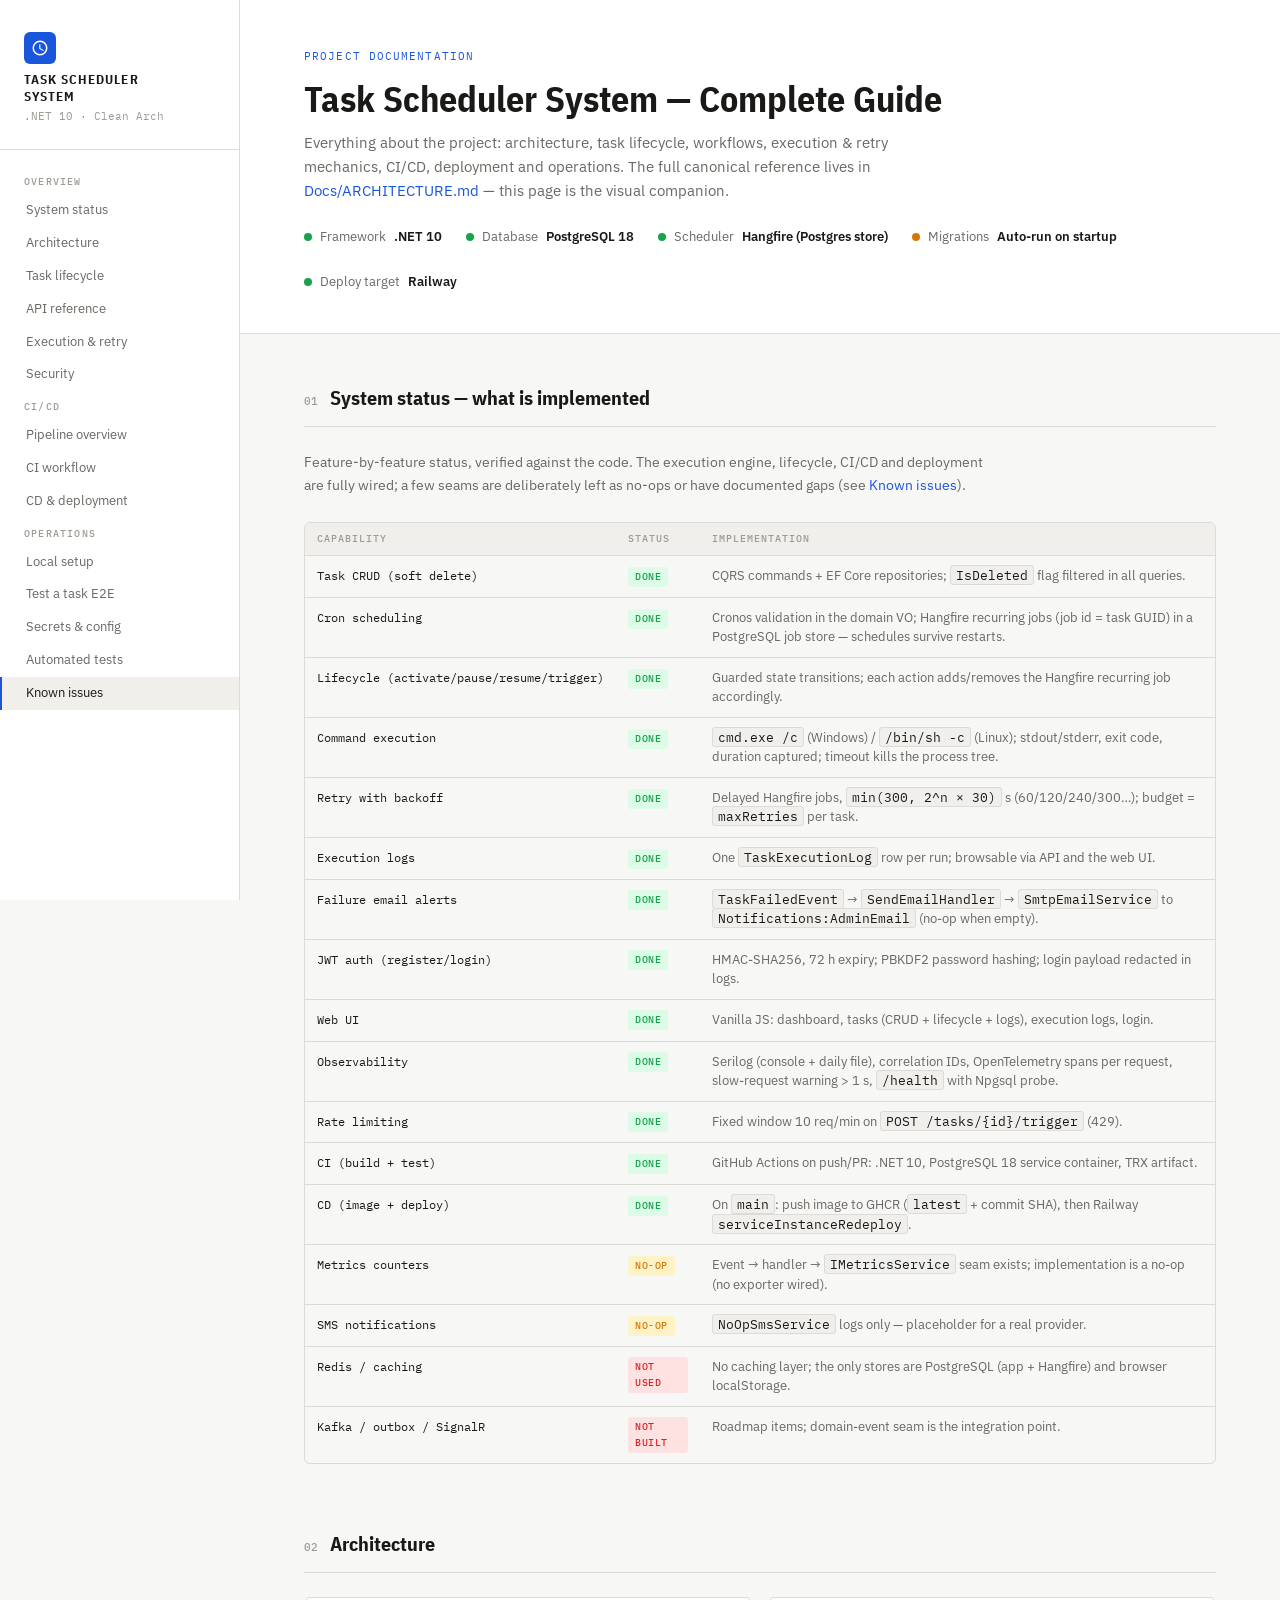
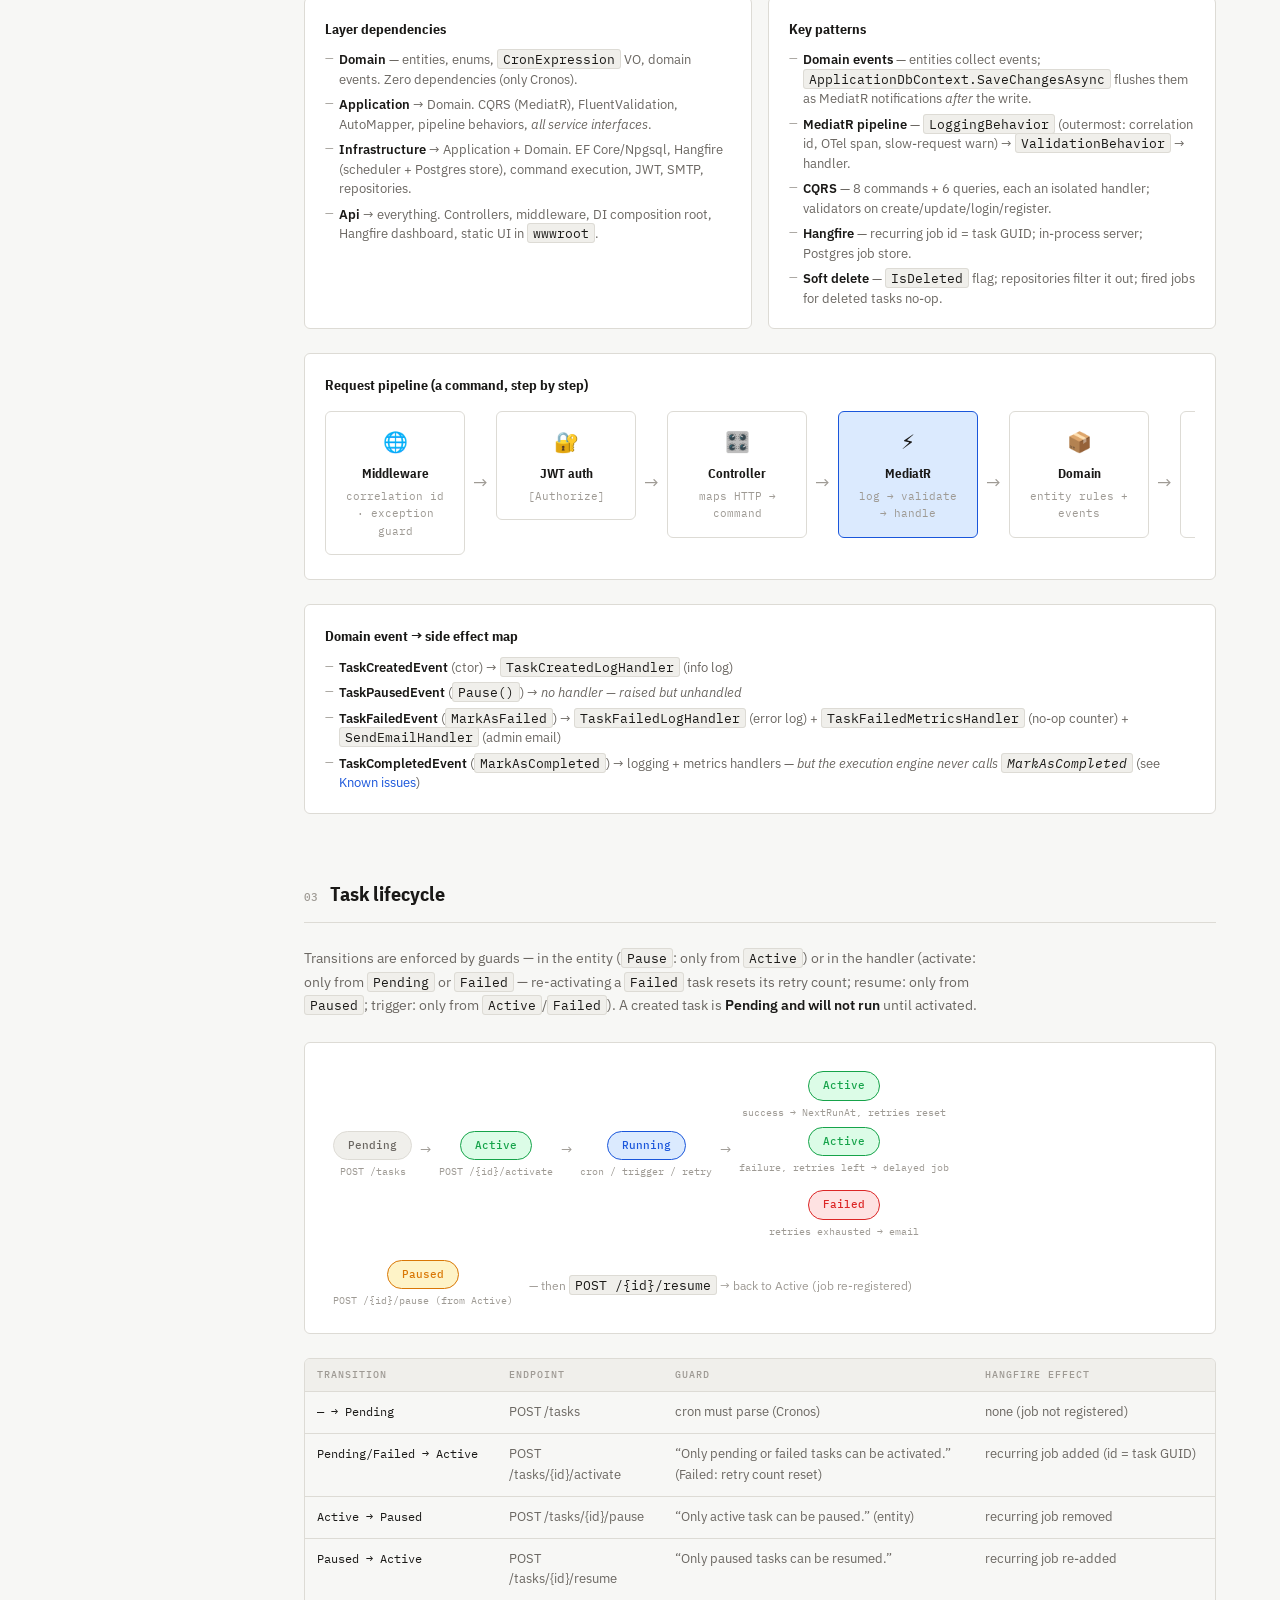
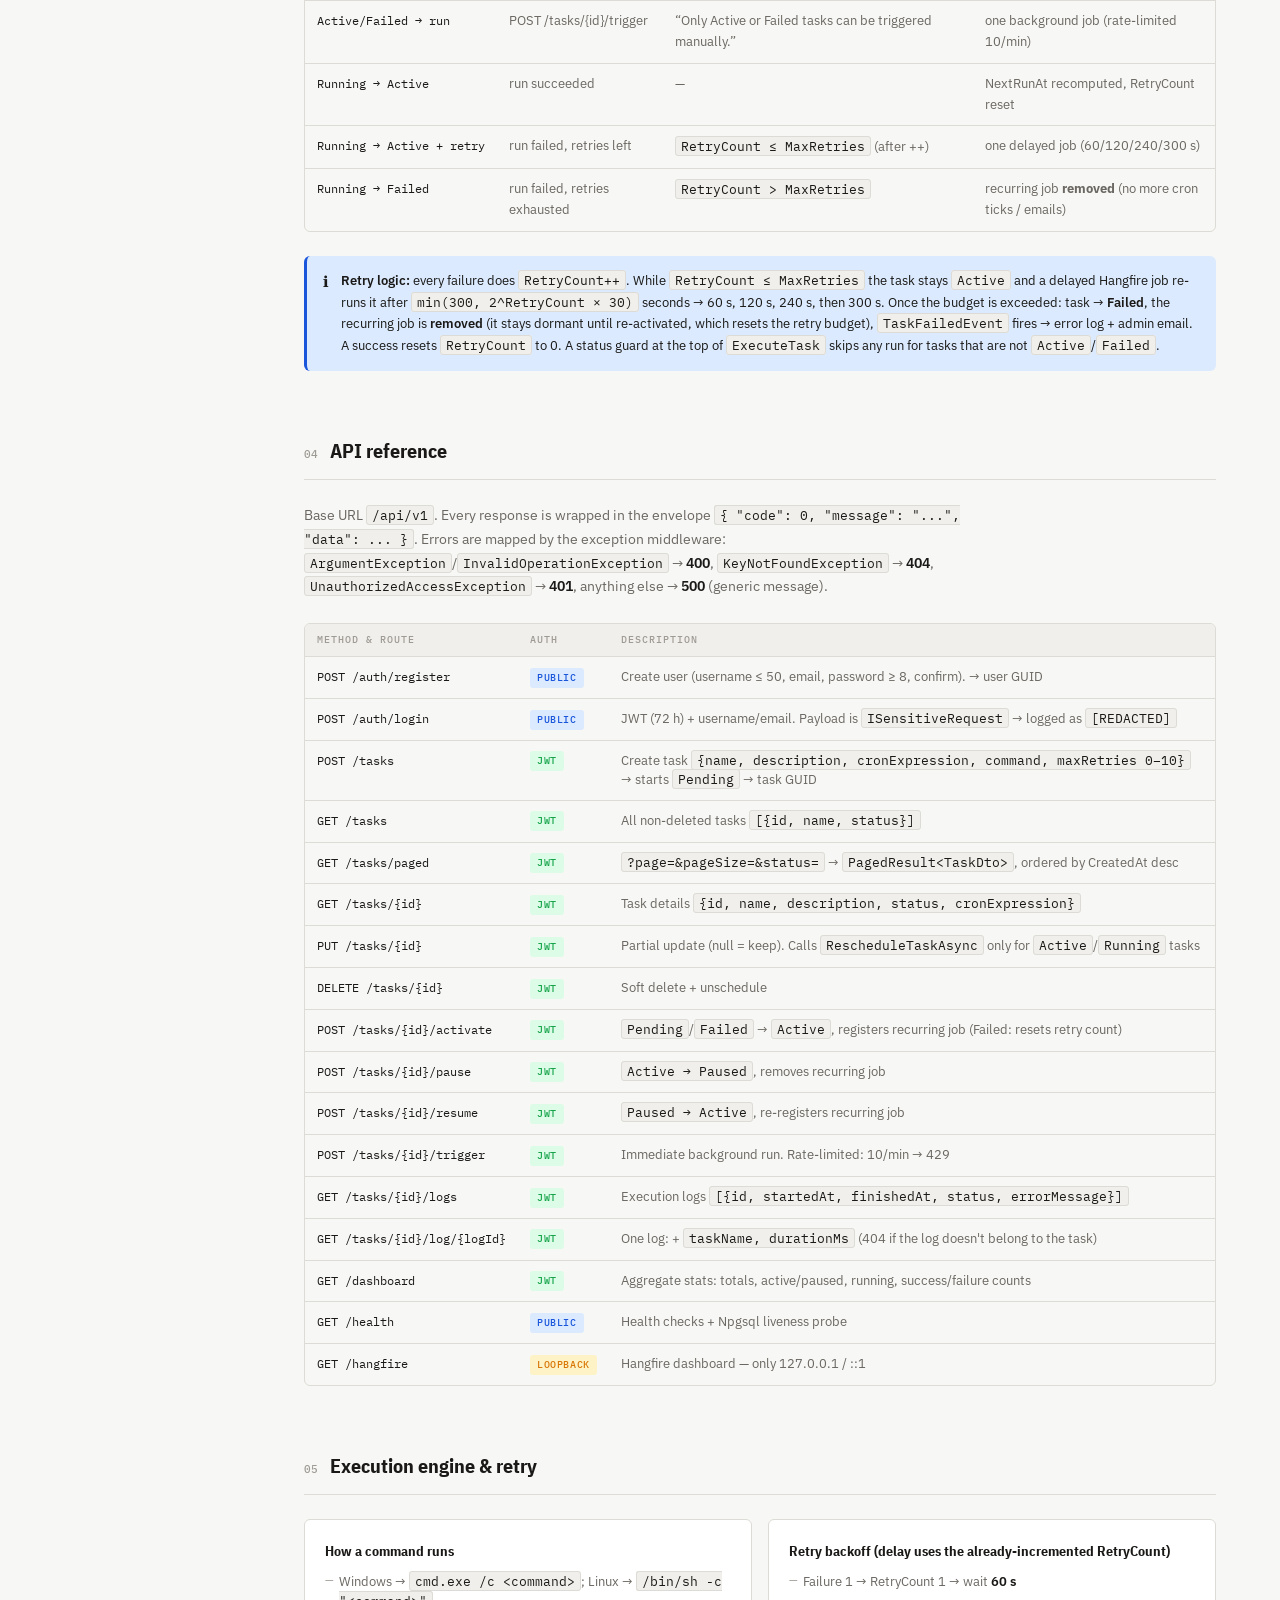
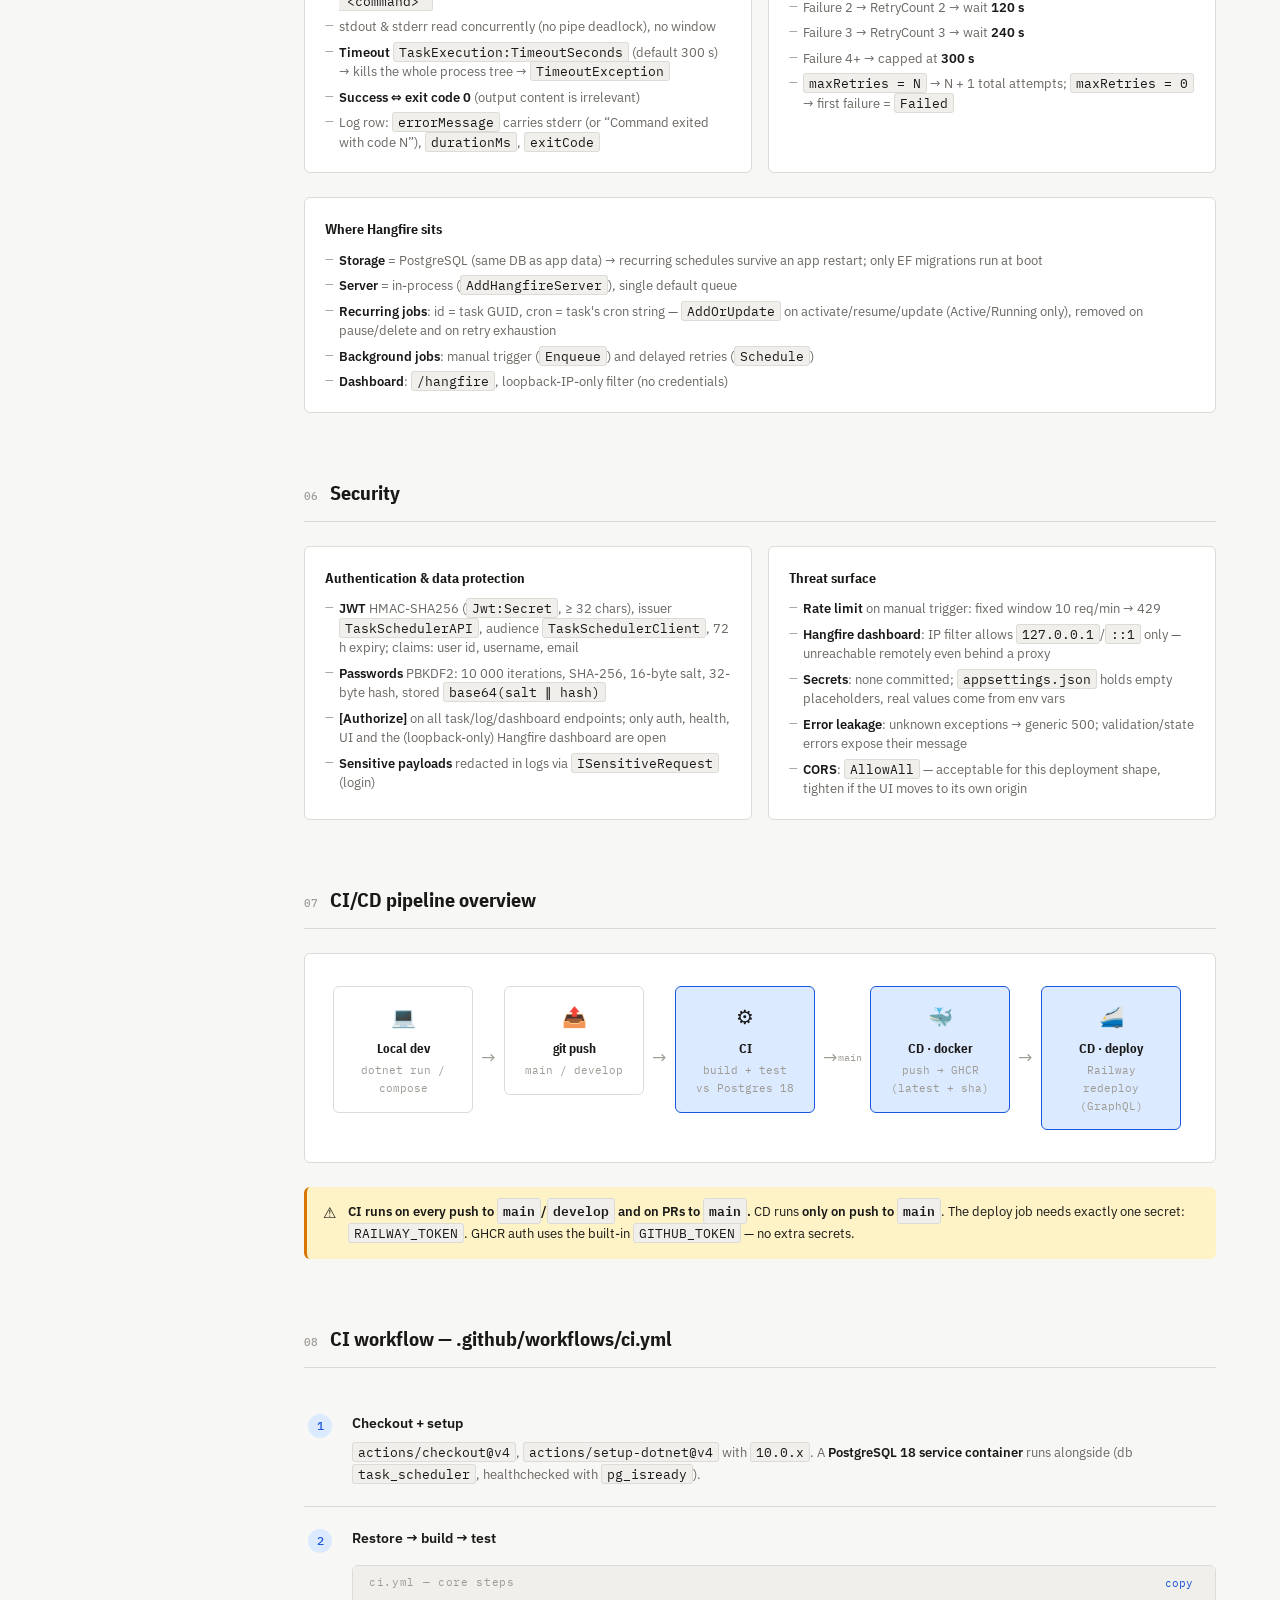
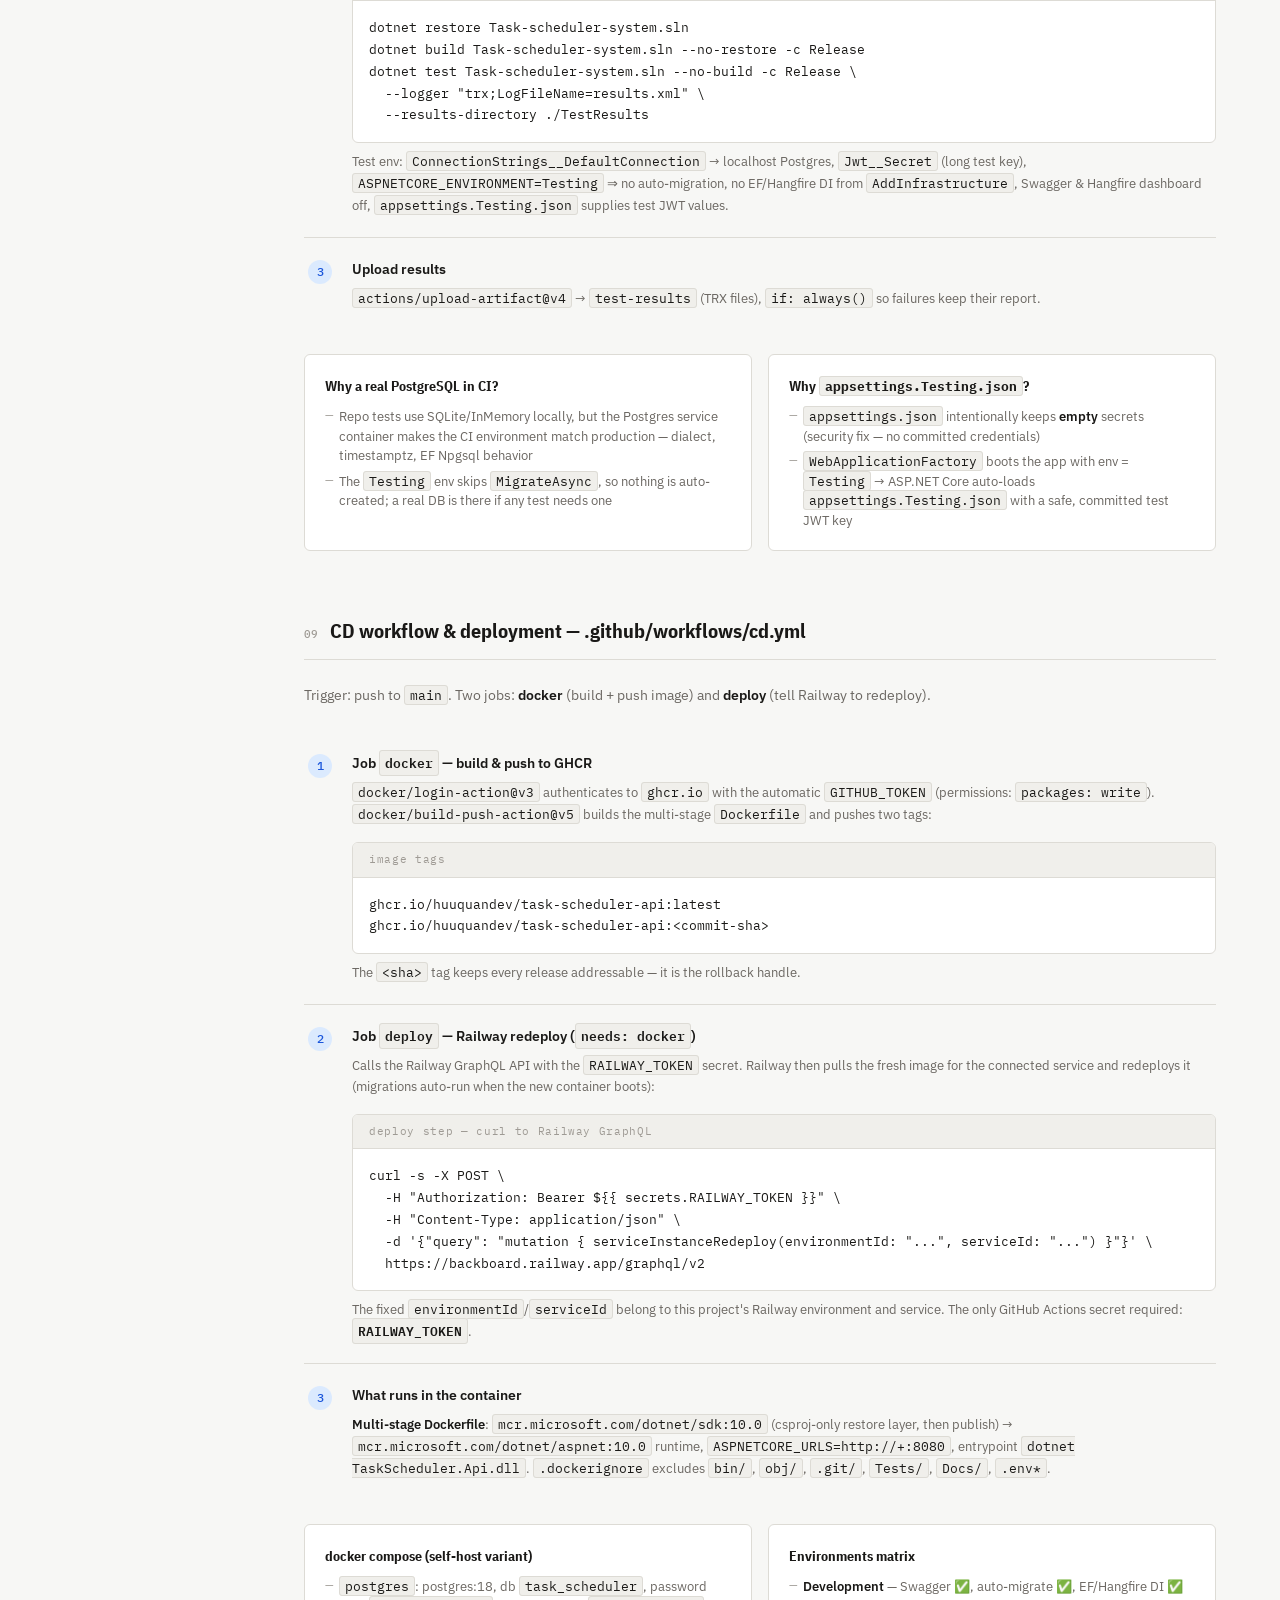
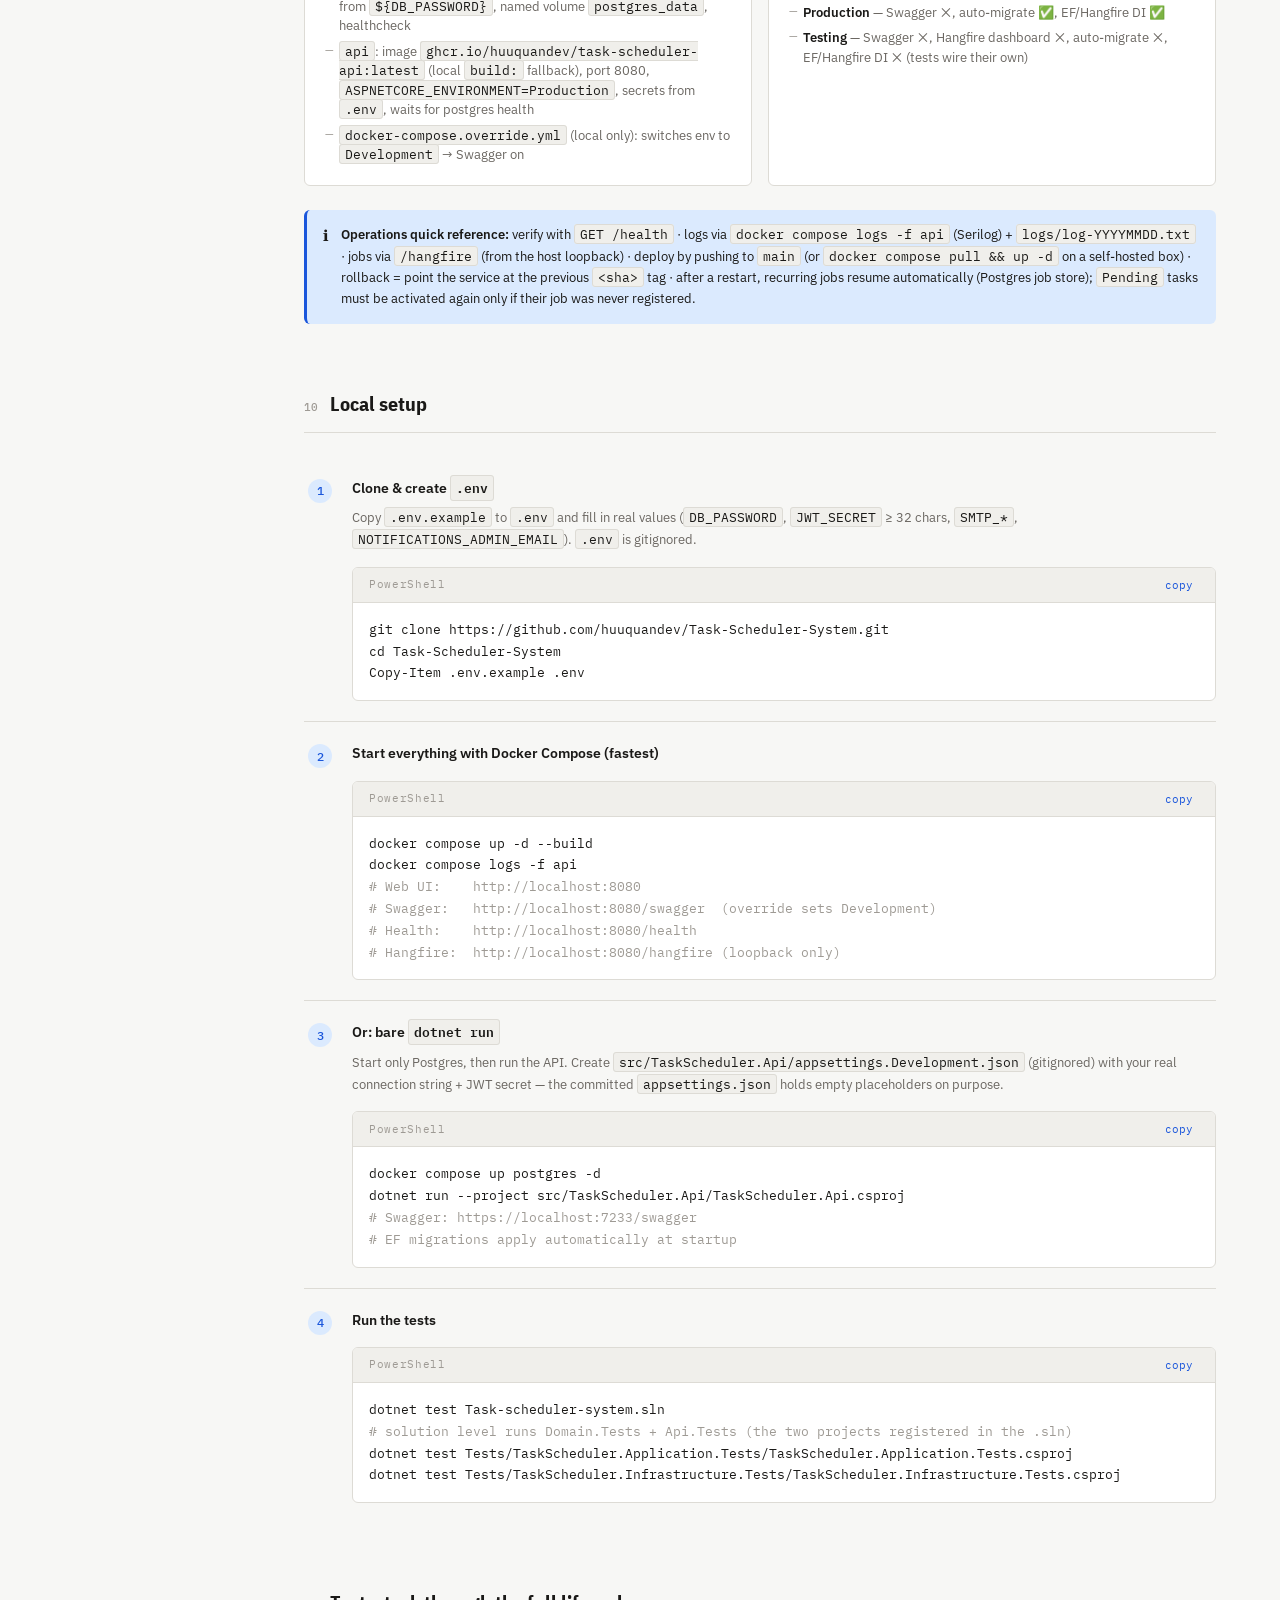
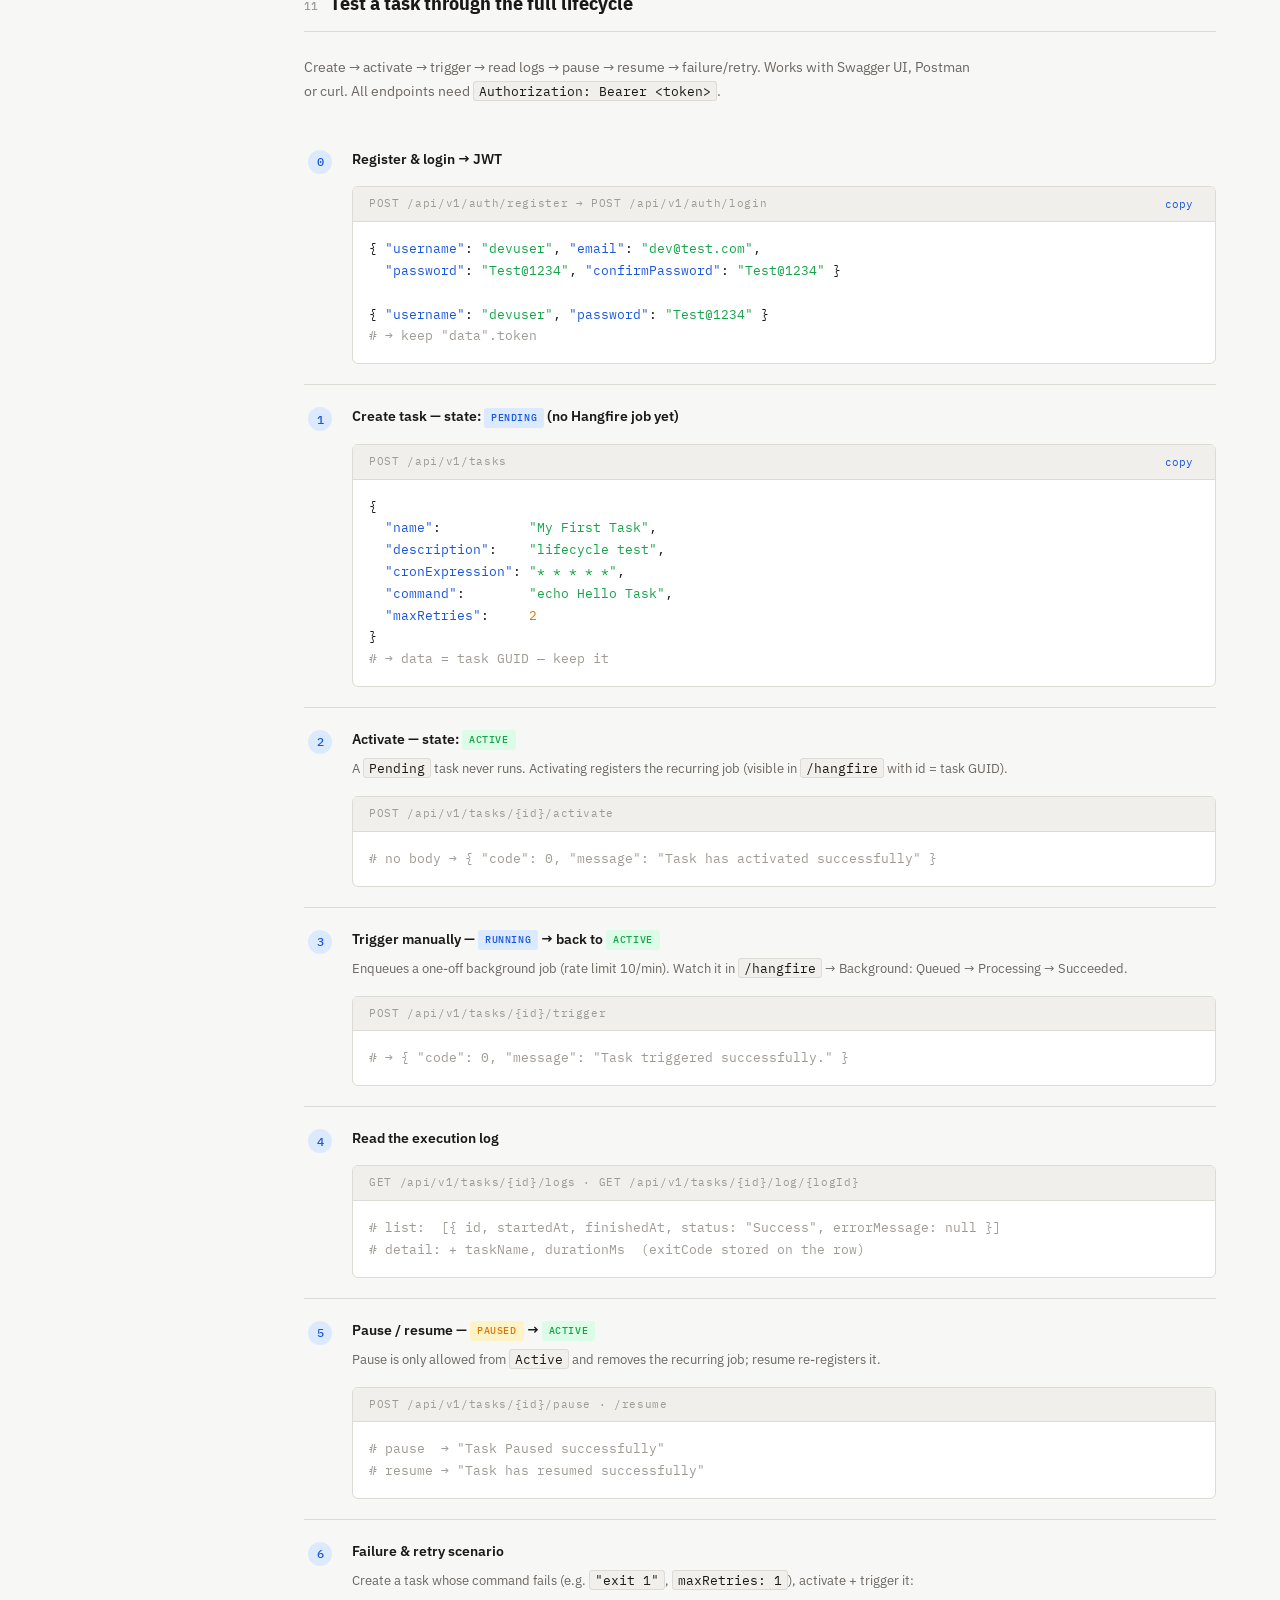
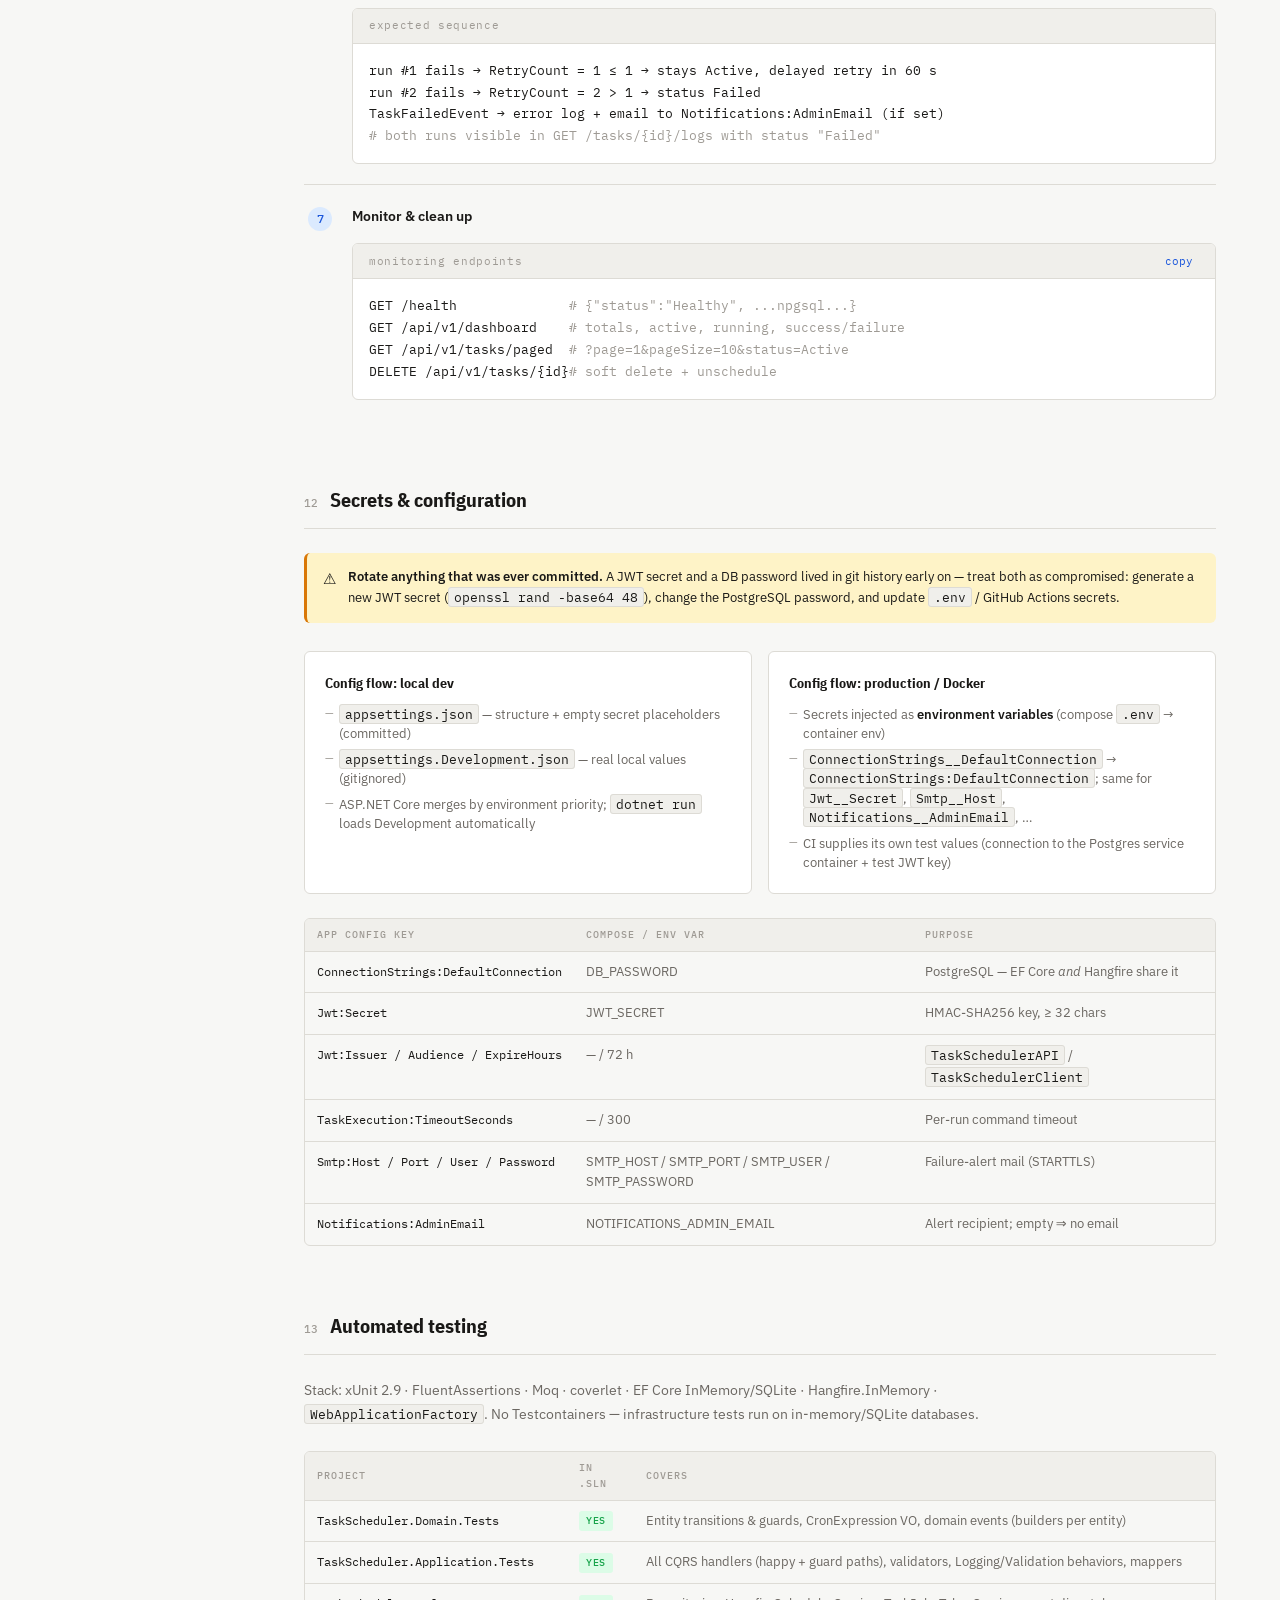
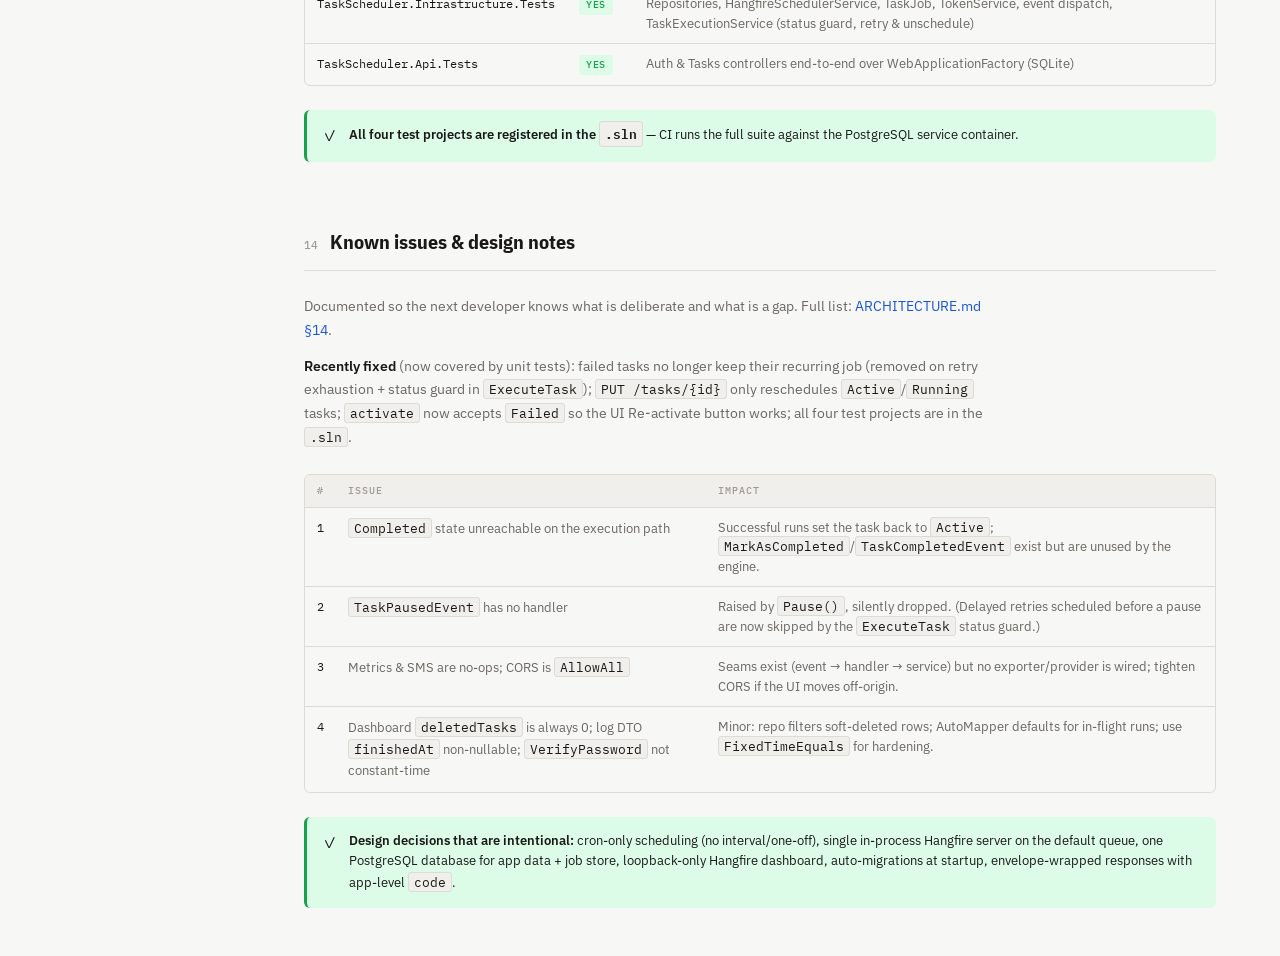
<file: Docs/project-guide.html>
<!DOCTYPE html>
<html lang="en">
<head>
<meta charset="UTF-8">
<meta name="viewport" content="width=device-width, initial-scale=1.0">
<title>Task Scheduler System — Project Guide</title>
<link rel="preconnect" href="https://fonts.googleapis.com">
<link rel="stylesheet" href="https://fonts.googleapis.com/css2?family=IBM+Plex+Mono:wght@400;500&family=IBM+Plex+Sans:wght@400;500;600&family=IBM+Plex+Sans+Condensed:wght@600;700&display=swap">
<style>
/* ── Tokens ── */
:root {
  --bg:          #f7f7f5;
  --surface:     #ffffff;
  --surface-2:   #f0efeb;
  --border:      #dddbd5;
  --text:        #1a1917;
  --text-2:      #6b6762;
  --text-3:      #9e9a94;
  --accent:      #1a56db;
  --accent-dim:  #dbeafe;
  --green:       #16a34a;
  --green-dim:   #dcfce7;
  --amber:       #d97706;
  --amber-dim:   #fef3c7;
  --red:         #dc2626;
  --red-dim:     #fee2e2;
  --mono:        'IBM Plex Mono', monospace;
  --sans:        'IBM Plex Sans', system-ui, sans-serif;
  --cond:        'IBM Plex Sans Condensed', system-ui, sans-serif;
}
@media (prefers-color-scheme: dark) {
  :root:not([data-theme="light"]) {
    --bg:         #111110;
    --surface:    #1c1c1a;
    --surface-2:  #252523;
    --border:     #333330;
    --text:       #eeecea;
    --text-2:     #9e9a94;
    --text-3:     #6b6762;
    --accent:     #60a5fa;
    --accent-dim: #1e3a5f;
    --green:      #4ade80;
    --green-dim:  #14532d;
    --amber:      #fbbf24;
    --amber-dim:  #451a03;
    --red:        #f87171;
    --red-dim:    #450a0a;
  }
}
:root[data-theme="dark"] {
    --bg:         #111110;
    --surface:    #1c1c1a;
    --surface-2:  #252523;
    --border:     #333330;
    --text:       #eeecea;
    --text-2:     #9e9a94;
    --text-3:     #6b6762;
    --accent:     #60a5fa;
    --accent-dim: #1e3a5f;
    --green:      #4ade80;
    --green-dim:  #14532d;
    --amber:      #fbbf24;
    --amber-dim:  #451a03;
    --red:        #f87171;
    --red-dim:    #450a0a;
}

/* ── Reset & Base ── */
*, *::before, *::after { box-sizing: border-box; margin: 0; padding: 0; }
html { font-size: 16px; scroll-behavior: smooth; }
body {
  font-family: var(--sans);
  background: var(--bg);
  color: var(--text);
  line-height: 1.6;
  -webkit-font-smoothing: antialiased;
}
a { color: var(--accent); text-decoration: none; }
a:hover { text-decoration: underline; }

/* ── Layout ── */
.shell {
  display: grid;
  grid-template-columns: 240px 1fr;
  min-height: 100vh;
}
.nav {
  position: sticky;
  top: 0;
  height: 100vh;
  overflow-y: auto;
  background: var(--surface);
  border-right: 1px solid var(--border);
  padding: 32px 0;
  display: flex;
  flex-direction: column;
  gap: 0;
}
.nav-logo {
  padding: 0 24px 24px;
  border-bottom: 1px solid var(--border);
  margin-bottom: 16px;
}
.nav-logo .mark {
  display: inline-flex;
  align-items: center;
  justify-content: center;
  width: 32px; height: 32px;
  background: var(--accent);
  border-radius: 6px;
  margin-bottom: 8px;
}
.nav-logo .mark svg { width: 18px; height: 18px; fill: #fff; }
.nav-logo h1 {
  font-family: var(--cond);
  font-size: 13px;
  font-weight: 700;
  letter-spacing: 0.08em;
  text-transform: uppercase;
  color: var(--text);
  line-height: 1.3;
}
.nav-logo p {
  font-size: 11px;
  color: var(--text-3);
  margin-top: 2px;
  font-family: var(--mono);
}
.nav-section-label {
  font-family: var(--mono);
  font-size: 10px;
  font-weight: 500;
  text-transform: uppercase;
  letter-spacing: 0.12em;
  color: var(--text-3);
  padding: 8px 24px 4px;
}
.nav a {
  display: block;
  padding: 6px 24px;
  font-size: 13px;
  color: var(--text-2);
  transition: color 0.12s, background 0.12s;
  border-left: 2px solid transparent;
}
.nav a:hover, .nav a.active {
  color: var(--text);
  background: var(--surface-2);
  border-left-color: var(--accent);
  text-decoration: none;
}
.main {
  overflow: hidden;
}

/* ── Header ── */
.page-header {
  border-bottom: 1px solid var(--border);
  padding: 48px 64px 40px;
  background: var(--surface);
}
.page-header .eyebrow {
  font-family: var(--mono);
  font-size: 11px;
  letter-spacing: 0.1em;
  text-transform: uppercase;
  color: var(--accent);
  margin-bottom: 12px;
}
.page-header h2 {
  font-family: var(--cond);
  font-size: 36px;
  font-weight: 700;
  color: var(--text);
  text-wrap: balance;
  line-height: 1.15;
  margin-bottom: 12px;
}
.page-header p {
  font-size: 15px;
  color: var(--text-2);
  max-width: 620px;
}
.status-bar {
  display: flex;
  gap: 24px;
  margin-top: 24px;
  flex-wrap: wrap;
}
.stat {
  display: flex;
  align-items: center;
  gap: 8px;
  font-size: 13px;
}
.stat .dot {
  width: 8px; height: 8px;
  border-radius: 50%;
  flex-shrink: 0;
}
.stat .dot.green { background: var(--green); }
.stat .dot.amber { background: var(--amber); }
.stat .label { color: var(--text-2); }
.stat .val { font-weight: 600; color: var(--text); font-variant-numeric: tabular-nums; }

/* ── Content sections ── */
.content { padding: 48px 64px; display: flex; flex-direction: column; gap: 64px; }

section { display: flex; flex-direction: column; gap: 24px; }
.section-header {
  display: flex;
  align-items: baseline;
  gap: 12px;
  padding-bottom: 12px;
  border-bottom: 1px solid var(--border);
}
.section-num {
  font-family: var(--mono);
  font-size: 11px;
  color: var(--text-3);
  font-weight: 500;
}
.section-header h3 {
  font-family: var(--cond);
  font-size: 20px;
  font-weight: 700;
  color: var(--text);
}

/* ── Prose ── */
.prose { font-size: 14px; color: var(--text-2); max-width: 680px; line-height: 1.7; }
.prose strong { color: var(--text); font-weight: 600; }
.prose p + p { margin-top: 12px; }

/* ── Code blocks ── */
.code-block {
  background: var(--surface);
  border: 1px solid var(--border);
  border-radius: 6px;
  overflow: hidden;
}
.code-header {
  display: flex;
  align-items: center;
  justify-content: space-between;
  padding: 8px 16px;
  background: var(--surface-2);
  border-bottom: 1px solid var(--border);
}
.code-label {
  font-family: var(--mono);
  font-size: 11px;
  color: var(--text-3);
  letter-spacing: 0.06em;
}
.copy-btn {
  font-family: var(--mono);
  font-size: 11px;
  color: var(--accent);
  background: none;
  border: none;
  cursor: pointer;
  padding: 2px 6px;
  border-radius: 3px;
  transition: background 0.1s;
}
.copy-btn:hover { background: var(--accent-dim); }
.code-block pre {
  padding: 16px;
  overflow-x: auto;
  font-family: var(--mono);
  font-size: 13px;
  line-height: 1.6;
  color: var(--text);
}
.code-block code { font-family: inherit; }
.hl-comment { color: var(--text-3); }
.hl-key { color: var(--accent); }
.hl-str { color: var(--green); }
.hl-num { color: var(--amber); }
.hl-cmd { color: var(--red); }

/* ── Inline code ── */
code {
  font-family: var(--mono);
  font-size: 12.5px;
  background: var(--surface-2);
  border: 1px solid var(--border);
  border-radius: 3px;
  padding: 1px 5px;
  color: var(--text);
}
.code-block code { background: none; border: none; padding: 0; }

/* ── Pipeline diagram ── */
.pipeline {
  display: flex;
  align-items: stretch;
  gap: 0;
  overflow-x: auto;
  padding: 4px 0;
}
.pipe-step {
  display: flex;
  flex-direction: column;
  align-items: center;
}
.pipe-box {
  background: var(--surface);
  border: 1px solid var(--border);
  border-radius: 6px;
  padding: 14px 18px;
  text-align: center;
  min-width: 140px;
}
.pipe-box .pipe-icon { font-size: 20px; margin-bottom: 6px; }
.pipe-box .pipe-name {
  font-family: var(--cond);
  font-size: 13px;
  font-weight: 700;
  color: var(--text);
  white-space: nowrap;
}
.pipe-box .pipe-desc {
  font-size: 11px;
  color: var(--text-3);
  margin-top: 3px;
  font-family: var(--mono);
}
.pipe-box.accent { border-color: var(--accent); background: var(--accent-dim); }
.pipe-arrow {
  display: flex;
  align-items: center;
  padding: 0 8px;
  color: var(--text-3);
  font-size: 18px;
  flex-shrink: 0;
}

/* ── Steps list ── */
.steps { display: flex; flex-direction: column; gap: 0; }
.step {
  display: grid;
  grid-template-columns: 32px 1fr;
  gap: 16px;
  padding: 20px 0;
  border-bottom: 1px solid var(--border);
}
.step:last-child { border-bottom: none; }
.step-num {
  display: flex;
  align-items: flex-start;
  justify-content: center;
  padding-top: 2px;
}
.step-num span {
  font-family: var(--mono);
  font-size: 12px;
  font-weight: 500;
  color: var(--accent);
  background: var(--accent-dim);
  width: 24px; height: 24px;
  border-radius: 50%;
  display: flex;
  align-items: center;
  justify-content: center;
}
.step-body { display: flex; flex-direction: column; gap: 8px; }
.step-title {
  font-size: 14px;
  font-weight: 600;
  color: var(--text);
}
.step-desc { font-size: 13px; color: var(--text-2); line-height: 1.6; }
.step-desc strong { color: var(--text); font-weight: 600; }

/* ── Badge / tag ── */
.badge {
  display: inline-flex;
  align-items: center;
  gap: 4px;
  font-family: var(--mono);
  font-size: 10px;
  font-weight: 500;
  letter-spacing: 0.06em;
  text-transform: uppercase;
  padding: 2px 7px;
  border-radius: 3px;
  vertical-align: middle;
}
.badge.green { background: var(--green-dim); color: var(--green); }
.badge.amber { background: var(--amber-dim); color: var(--amber); }
.badge.red { background: var(--red-dim); color: var(--red); }
.badge.blue { background: var(--accent-dim); color: var(--accent); }

/* ── Change table ── */
.change-table { width: 100%; border-collapse: collapse; font-size: 13px; }
.change-table th {
  font-family: var(--mono);
  font-size: 10px;
  text-transform: uppercase;
  letter-spacing: 0.1em;
  color: var(--text-3);
  text-align: left;
  padding: 8px 12px;
  background: var(--surface-2);
  border-bottom: 1px solid var(--border);
  font-weight: 500;
}
.change-table td {
  padding: 10px 12px;
  border-bottom: 1px solid var(--border);
  vertical-align: top;
  color: var(--text-2);
}
.change-table tr:last-child td { border-bottom: none; }
.change-table td:first-child { font-family: var(--mono); font-size: 12px; color: var(--text); white-space: nowrap; }
.change-table td.reason { color: var(--text-2); line-height: 1.5; }

/* ── Callout ── */
.callout {
  display: flex;
  gap: 12px;
  padding: 14px 16px;
  border-radius: 6px;
  border-left: 3px solid;
  font-size: 13px;
  line-height: 1.6;
}
.callout.info { background: var(--accent-dim); border-color: var(--accent); color: var(--text); }
.callout.warn { background: var(--amber-dim); border-color: var(--amber); color: var(--text); }
.callout.ok   { background: var(--green-dim);  border-color: var(--green);  color: var(--text); }
.callout-icon { flex-shrink: 0; font-size: 15px; }
.callout strong { font-weight: 600; }

/* ── Lifecycle ── */
.lifecycle {
  display: flex;
  gap: 8px;
  overflow-x: auto;
  padding: 4px 0;
  align-items: center;
}
.lc-state {
  display: flex;
  flex-direction: column;
  align-items: center;
  gap: 4px;
  flex-shrink: 0;
}
.lc-pill {
  padding: 5px 14px;
  border-radius: 20px;
  font-family: var(--mono);
  font-size: 11px;
  font-weight: 500;
  border: 1px solid;
}
.lc-pill.pending  { background: var(--surface-2); border-color: var(--border); color: var(--text-2); }
.lc-pill.active   { background: var(--green-dim); border-color: var(--green); color: var(--green); }
.lc-pill.running  { background: var(--accent-dim); border-color: var(--accent); color: var(--accent); }
.lc-pill.failed   { background: var(--red-dim); border-color: var(--red); color: var(--red); }
.lc-pill.paused   { background: var(--amber-dim); border-color: var(--amber); color: var(--amber); }
.lc-pill.completed{ background: var(--surface-2); border-color: var(--border); color: var(--text-3); }
.lc-note { font-size: 10px; font-family: var(--mono); color: var(--text-3); }
.lc-arrow { color: var(--text-3); font-size: 14px; margin-top: -12px; }
.lc-branch {
  display: flex;
  flex-direction: column;
  gap: 6px;
  flex-shrink: 0;
}

/* ── Two-col grid ── */
.two-col { display: grid; grid-template-columns: 1fr 1fr; gap: 16px; }
@media (max-width: 900px) { .two-col { grid-template-columns: 1fr; } }

/* ── Info card ── */
.info-card {
  background: var(--surface);
  border: 1px solid var(--border);
  border-radius: 6px;
  padding: 20px;
}
.info-card h4 {
  font-family: var(--cond);
  font-size: 14px;
  font-weight: 700;
  color: var(--text);
  margin-bottom: 10px;
}
.info-card ul {
  list-style: none;
  display: flex;
  flex-direction: column;
  gap: 6px;
}
.info-card ul li {
  font-size: 13px;
  color: var(--text-2);
  padding-left: 14px;
  position: relative;
  line-height: 1.5;
}
.info-card ul li::before {
  content: '—';
  position: absolute;
  left: 0;
  color: var(--text-3);
  font-size: 11px;
}
.info-card ul li strong { color: var(--text); font-weight: 600; }

/* ── Responsive nav ── */
@media (max-width: 768px) {
  .shell { grid-template-columns: 1fr; }
  .nav { position: static; height: auto; flex-direction: row; flex-wrap: wrap; padding: 16px; border-right: none; border-bottom: 1px solid var(--border); }
  .nav-logo { border-bottom: none; padding-bottom: 0; margin-bottom: 0; }
  .content { padding: 32px 24px; }
  .page-header { padding: 32px 24px 28px; }
}
</style>
</head>
<body>
<div class="shell">

<!-- NAV -->
<nav class="nav">
  <div class="nav-logo">
    <div class="mark">
      <svg viewBox="0 0 24 24" xmlns="http://www.w3.org/2000/svg"><path d="M12 2a10 10 0 1 0 0 20A10 10 0 0 0 12 2Zm0 18a8 8 0 1 1 0-16 8 8 0 0 1 0 16Zm.5-13H11v6l5.25 3.15.75-1.23-4.5-2.67V7Z"/></svg>
    </div>
    <h1>Task Scheduler<br>System</h1>
    <p>.NET 10 · Clean Arch</p>
  </div>

  <span class="nav-section-label">Overview</span>
  <a href="#status">System status</a>
  <a href="#architecture">Architecture</a>
  <a href="#lifecycle">Task lifecycle</a>
  <a href="#api">API reference</a>
  <a href="#execution">Execution &amp; retry</a>
  <a href="#security">Security</a>

  <span class="nav-section-label">CI/CD</span>
  <a href="#pipeline">Pipeline overview</a>
  <a href="#ci-workflow">CI workflow</a>
  <a href="#cd-workflow">CD &amp; deployment</a>

  <span class="nav-section-label">Operations</span>
  <a href="#local-setup">Local setup</a>
  <a href="#test-task">Test a task E2E</a>
  <a href="#secrets">Secrets &amp; config</a>
  <a href="#testing">Automated tests</a>
  <a href="#issues">Known issues</a>
</nav>

<!-- MAIN -->
<main class="main">

  <div class="page-header">
    <div class="eyebrow">Project Documentation</div>
    <h2>Task Scheduler System — Complete Guide</h2>
    <p>Everything about the project: architecture, task lifecycle, workflows, execution &amp; retry mechanics, CI/CD, deployment and operations. The full canonical reference lives in <a href="ARCHITECTURE.md">Docs/ARCHITECTURE.md</a> — this page is the visual companion.</p>
    <div class="status-bar">
      <div class="stat"><div class="dot green"></div><span class="label">Framework</span><span class="val">.NET 10</span></div>
      <div class="stat"><div class="dot green"></div><span class="label">Database</span><span class="val">PostgreSQL 18</span></div>
      <div class="stat"><div class="dot green"></div><span class="label">Scheduler</span><span class="val">Hangfire (Postgres store)</span></div>
      <div class="stat"><div class="dot amber"></div><span class="label">Migrations</span><span class="val">Auto-run on startup</span></div>
      <div class="stat"><div class="dot green"></div><span class="label">Deploy target</span><span class="val">Railway</span></div>
    </div>
  </div>

  <div class="content">

    <!-- STATUS -->
    <section id="status">
      <div class="section-header">
        <span class="section-num">01</span>
        <h3>System status — what is implemented</h3>
      </div>
      <div class="prose">
        <p>Feature-by-feature status, verified against the code. The execution engine, lifecycle, CI/CD and deployment are fully wired; a few seams are deliberately left as no-ops or have documented gaps (see <a href="#issues">Known issues</a>).</p>
      </div>
      <div style="overflow-x:auto; border: 1px solid var(--border); border-radius: 6px;">
        <table class="change-table">
          <thead>
            <tr><th>Capability</th><th>Status</th><th>Implementation</th></tr>
          </thead>
          <tbody>
            <tr><td>Task CRUD (soft delete)</td><td><span class="badge green">Done</span></td><td class="reason">CQRS commands + EF Core repositories; <code>IsDeleted</code> flag filtered in all queries.</td></tr>
            <tr><td>Cron scheduling</td><td><span class="badge green">Done</span></td><td class="reason">Cronos validation in the domain VO; Hangfire recurring jobs (job id = task GUID) in a PostgreSQL job store — schedules survive restarts.</td></tr>
            <tr><td>Lifecycle (activate/pause/resume/trigger)</td><td><span class="badge green">Done</span></td><td class="reason">Guarded state transitions; each action adds/removes the Hangfire recurring job accordingly.</td></tr>
            <tr><td>Command execution</td><td><span class="badge green">Done</span></td><td class="reason"><code>cmd.exe /c</code> (Windows) / <code>/bin/sh -c</code> (Linux); stdout/stderr, exit code, duration captured; timeout kills the process tree.</td></tr>
            <tr><td>Retry with backoff</td><td><span class="badge green">Done</span></td><td class="reason">Delayed Hangfire jobs, <code>min(300, 2^n × 30)</code> s (60/120/240/300…); budget = <code>maxRetries</code> per task.</td></tr>
            <tr><td>Execution logs</td><td><span class="badge green">Done</span></td><td class="reason">One <code>TaskExecutionLog</code> row per run; browsable via API and the web UI.</td></tr>
            <tr><td>Failure email alerts</td><td><span class="badge green">Done</span></td><td class="reason"><code>TaskFailedEvent</code> → <code>SendEmailHandler</code> → <code>SmtpEmailService</code> to <code>Notifications:AdminEmail</code> (no-op when empty).</td></tr>
            <tr><td>JWT auth (register/login)</td><td><span class="badge green">Done</span></td><td class="reason">HMAC-SHA256, 72 h expiry; PBKDF2 password hashing; login payload redacted in logs.</td></tr>
            <tr><td>Web UI</td><td><span class="badge green">Done</span></td><td class="reason">Vanilla JS: dashboard, tasks (CRUD + lifecycle + logs), execution logs, login.</td></tr>
            <tr><td>Observability</td><td><span class="badge green">Done</span></td><td class="reason">Serilog (console + daily file), correlation IDs, OpenTelemetry spans per request, slow-request warning &gt; 1 s, <code>/health</code> with Npgsql probe.</td></tr>
            <tr><td>Rate limiting</td><td><span class="badge green">Done</span></td><td class="reason">Fixed window 10 req/min on <code>POST /tasks/{id}/trigger</code> (429).</td></tr>
            <tr><td>CI (build + test)</td><td><span class="badge green">Done</span></td><td class="reason">GitHub Actions on push/PR: .NET 10, PostgreSQL 18 service container, TRX artifact.</td></tr>
            <tr><td>CD (image + deploy)</td><td><span class="badge green">Done</span></td><td class="reason">On <code>main</code>: push image to GHCR (<code>latest</code> + commit SHA), then Railway <code>serviceInstanceRedeploy</code>.</td></tr>
            <tr><td>Metrics counters</td><td><span class="badge amber">No-op</span></td><td class="reason">Event → handler → <code>IMetricsService</code> seam exists; implementation is a no-op (no exporter wired).</td></tr>
            <tr><td>SMS notifications</td><td><span class="badge amber">No-op</span></td><td class="reason"><code>NoOpSmsService</code> logs only — placeholder for a real provider.</td></tr>
            <tr><td>Redis / caching</td><td><span class="badge red">Not used</span></td><td class="reason">No caching layer; the only stores are PostgreSQL (app + Hangfire) and browser localStorage.</td></tr>
            <tr><td>Kafka / outbox / SignalR</td><td><span class="badge red">Not built</span></td><td class="reason">Roadmap items; domain-event seam is the integration point.</td></tr>
          </tbody>
        </table>
      </div>
    </section>

    <!-- ARCHITECTURE -->
    <section id="architecture">
      <div class="section-header">
        <span class="section-num">02</span>
        <h3>Architecture</h3>
      </div>
      <div class="two-col">
        <div class="info-card">
          <h4>Layer dependencies</h4>
          <ul>
            <li><strong>Domain</strong> — entities, enums, <code>CronExpression</code> VO, domain events. Zero dependencies (only Cronos).</li>
            <li><strong>Application</strong> → Domain. CQRS (MediatR), FluentValidation, AutoMapper, pipeline behaviors, <em>all service interfaces</em>.</li>
            <li><strong>Infrastructure</strong> → Application + Domain. EF Core/Npgsql, Hangfire (scheduler + Postgres store), command execution, JWT, SMTP, repositories.</li>
            <li><strong>Api</strong> → everything. Controllers, middleware, DI composition root, Hangfire dashboard, static UI in <code>wwwroot</code>.</li>
          </ul>
        </div>
        <div class="info-card">
          <h4>Key patterns</h4>
          <ul>
            <li><strong>Domain events</strong> — entities collect events; <code>ApplicationDbContext.SaveChangesAsync</code> flushes them as MediatR notifications <em>after</em> the write.</li>
            <li><strong>MediatR pipeline</strong> — <code>LoggingBehavior</code> (outermost: correlation id, OTel span, slow-request warn) → <code>ValidationBehavior</code> → handler.</li>
            <li><strong>CQRS</strong> — 8 commands + 6 queries, each an isolated handler; validators on create/update/login/register.</li>
            <li><strong>Hangfire</strong> — recurring job id = task GUID; in-process server; Postgres job store.</li>
            <li><strong>Soft delete</strong> — <code>IsDeleted</code> flag; repositories filter it out; fired jobs for deleted tasks no-op.</li>
          </ul>
        </div>
      </div>
      <div class="info-card">
        <h4>Request pipeline (a command, step by step)</h4>
        <div class="pipeline">
          <div class="pipe-step"><div class="pipe-box"><div class="pipe-icon">🌐</div><div class="pipe-name">Middleware</div><div class="pipe-desc">correlation id · exception guard</div></div></div>
          <div class="pipe-arrow">→</div>
          <div class="pipe-step"><div class="pipe-box"><div class="pipe-icon">🔐</div><div class="pipe-name">JWT auth</div><div class="pipe-desc">[Authorize]</div></div></div>
          <div class="pipe-arrow">→</div>
          <div class="pipe-step"><div class="pipe-box"><div class="pipe-icon">🎛️</div><div class="pipe-name">Controller</div><div class="pipe-desc">maps HTTP → command</div></div></div>
          <div class="pipe-arrow">→</div>
          <div class="pipe-step"><div class="pipe-box accent"><div class="pipe-icon">⚡</div><div class="pipe-name">MediatR</div><div class="pipe-desc">log → validate → handle</div></div></div>
          <div class="pipe-arrow">→</div>
          <div class="pipe-step"><div class="pipe-box"><div class="pipe-icon">📦</div><div class="pipe-name">Domain</div><div class="pipe-desc">entity rules + events</div></div></div>
          <div class="pipe-arrow">→</div>
          <div class="pipe-step"><div class="pipe-box"><div class="pipe-icon">🐘</div><div class="pipe-name">PostgreSQL</div><div class="pipe-desc">EF Core + event dispatch</div></div></div>
          <div class="pipe-arrow">→</div>
          <div class="pipe-step"><div class="pipe-box"><div class="pipe-icon">✉️</div><div class="pipe-name">Handlers</div><div class="pipe-desc">log / metrics / email</div></div></div>
        </div>
      </div>
      <div class="info-card">
        <h4>Domain event → side effect map</h4>
        <ul>
          <li><strong>TaskCreatedEvent</strong> (ctor) → <code>TaskCreatedLogHandler</code> (info log)</li>
          <li><strong>TaskPausedEvent</strong> (<code>Pause()</code>) → <em>no handler — raised but unhandled</em></li>
          <li><strong>TaskFailedEvent</strong> (<code>MarkAsFailed</code>) → <code>TaskFailedLogHandler</code> (error log) + <code>TaskFailedMetricsHandler</code> (no-op counter) + <code>SendEmailHandler</code> (admin email)</li>
          <li><strong>TaskCompletedEvent</strong> (<code>MarkAsCompleted</code>) → logging + metrics handlers — <em>but the execution engine never calls <code>MarkAsCompleted</code></em> (see <a href="#issues">Known issues</a>)</li>
        </ul>
      </div>
    </section>

    <!-- LIFECYCLE -->
    <section id="lifecycle">
      <div class="section-header">
        <span class="section-num">03</span>
        <h3>Task lifecycle</h3>
      </div>
      <div class="prose">
        <p>Transitions are enforced by guards — in the entity (<code>Pause</code>: only from <code>Active</code>) or in the handler (activate: only from <code>Pending</code> or <code>Failed</code> — re-activating a <code>Failed</code> task resets its retry count; resume: only from <code>Paused</code>; trigger: only from <code>Active</code>/<code>Failed</code>). A created task is <strong>Pending and will not run</strong> until activated.</p>
      </div>
      <div style="overflow-x:auto; background: var(--surface); border: 1px solid var(--border); border-radius: 6px; padding: 24px 28px;">
        <div class="lifecycle">
          <div class="lc-state">
            <div class="lc-pill pending">Pending</div>
            <div class="lc-note">POST /tasks</div>
          </div>
          <div class="lc-arrow">→</div>
          <div class="lc-state">
            <div class="lc-pill active">Active</div>
            <div class="lc-note">POST /{id}/activate</div>
          </div>
          <div class="lc-arrow">→</div>
          <div class="lc-state">
            <div class="lc-pill running">Running</div>
            <div class="lc-note">cron / trigger / retry</div>
          </div>
          <div class="lc-arrow">→</div>
          <div class="lc-branch">
            <div class="lc-state">
              <div class="lc-pill active">Active</div>
              <div class="lc-note">success → NextRunAt, retries reset</div>
            </div>
            <div class="lc-branch">
              <div class="lc-state">
                <div class="lc-pill active">Active</div>
                <div class="lc-note">failure, retries left → delayed job</div>
              </div>
              <div class="lc-state" style="margin-top:8px">
                <div class="lc-pill failed">Failed</div>
                <div class="lc-note">retries exhausted → email</div>
              </div>
            </div>
          </div>
        </div>
        <div style="margin-top:16px; display:flex; gap:16px; flex-wrap:wrap; align-items:center;">
          <div class="lc-state">
            <div class="lc-pill paused">Paused</div>
            <div class="lc-note">POST /{id}/pause (from Active)</div>
          </div>
          <span style="font-size:12px;color:var(--text-3);">— then <code>POST /{id}/resume</code> → back to Active (job re-registered)</span>
        </div>
      </div>
      <div style="overflow-x:auto; border: 1px solid var(--border); border-radius: 6px;">
        <table class="change-table">
          <thead><tr><th>Transition</th><th>Endpoint</th><th>Guard</th><th>Hangfire effect</th></tr></thead>
          <tbody>
            <tr><td>— → Pending</td><td>POST /tasks</td><td>cron must parse (Cronos)</td><td>none (job not registered)</td></tr>
            <tr><td>Pending/Failed → Active</td><td>POST /tasks/{id}/activate</td><td>“Only pending or failed tasks can be activated.” (Failed: retry count reset)</td><td>recurring job added (id = task GUID)</td></tr>
            <tr><td>Active → Paused</td><td>POST /tasks/{id}/pause</td><td>“Only active task can be paused.” (entity)</td><td>recurring job removed</td></tr>
            <tr><td>Paused → Active</td><td>POST /tasks/{id}/resume</td><td>“Only paused tasks can be resumed.”</td><td>recurring job re-added</td></tr>
            <tr><td>Active/Failed → run</td><td>POST /tasks/{id}/trigger</td><td>“Only Active or Failed tasks can be triggered manually.”</td><td>one background job (rate-limited 10/min)</td></tr>
            <tr><td>Running → Active</td><td>run succeeded</td><td>—</td><td>NextRunAt recomputed, RetryCount reset</td></tr>
            <tr><td>Running → Active + retry</td><td>run failed, retries left</td><td><code>RetryCount ≤ MaxRetries</code> (after ++)</td><td>one delayed job (60/120/240/300 s)</td></tr>
            <tr><td>Running → Failed</td><td>run failed, retries exhausted</td><td><code>RetryCount &gt; MaxRetries</code></td><td>recurring job <strong>removed</strong> (no more cron ticks / emails)</td></tr>
          </tbody>
        </table>
      </div>
      <div class="callout info">
        <span class="callout-icon">ℹ</span>
        <div><strong>Retry logic:</strong> every failure does <code>RetryCount++</code>. While <code>RetryCount ≤ MaxRetries</code> the task stays <code>Active</code> and a delayed Hangfire job re-runs it after <code>min(300, 2^RetryCount × 30)</code> seconds → 60 s, 120 s, 240 s, then 300 s. Once the budget is exceeded: task → <strong>Failed</strong>, the recurring job is <strong>removed</strong> (it stays dormant until re-activated, which resets the retry budget), <code>TaskFailedEvent</code> fires → error log + admin email. A success resets <code>RetryCount</code> to 0. A status guard at the top of <code>ExecuteTask</code> skips any run for tasks that are not <code>Active</code>/<code>Failed</code>.</div>
      </div>
    </section>

    <!-- API -->
    <section id="api">
      <div class="section-header">
        <span class="section-num">04</span>
        <h3>API reference</h3>
      </div>
      <div class="prose">
        <p>Base URL <code>/api/v1</code>. Every response is wrapped in the envelope <code>{ "code": 0, "message": "...", "data": ... }</code>. Errors are mapped by the exception middleware: <code>ArgumentException</code>/<code>InvalidOperationException</code> → <strong>400</strong>, <code>KeyNotFoundException</code> → <strong>404</strong>, <code>UnauthorizedAccessException</code> → <strong>401</strong>, anything else → <strong>500</strong> (generic message).</p>
      </div>
      <div style="overflow-x:auto; border: 1px solid var(--border); border-radius: 6px;">
        <table class="change-table">
          <thead><tr><th>Method &amp; route</th><th>Auth</th><th>Description</th></tr></thead>
          <tbody>
            <tr><td>POST /auth/register</td><td><span class="badge blue">public</span></td><td class="reason">Create user (username ≤ 50, email, password ≥ 8, confirm). → user GUID</td></tr>
            <tr><td>POST /auth/login</td><td><span class="badge blue">public</span></td><td class="reason">JWT (72 h) + username/email. Payload is <code>ISensitiveRequest</code> → logged as <code>[REDACTED]</code></td></tr>
            <tr><td>POST /tasks</td><td><span class="badge green">JWT</span></td><td class="reason">Create task <code>{name, description, cronExpression, command, maxRetries 0–10}</code> → starts <code>Pending</code> → task GUID</td></tr>
            <tr><td>GET /tasks</td><td><span class="badge green">JWT</span></td><td class="reason">All non-deleted tasks <code>[{id, name, status}]</code></td></tr>
            <tr><td>GET /tasks/paged</td><td><span class="badge green">JWT</span></td><td class="reason"><code>?page=&amp;pageSize=&amp;status=</code> → <code>PagedResult&lt;TaskDto&gt;</code>, ordered by CreatedAt desc</td></tr>
            <tr><td>GET /tasks/{id}</td><td><span class="badge green">JWT</span></td><td class="reason">Task details <code>{id, name, description, status, cronExpression}</code></td></tr>
            <tr><td>PUT /tasks/{id}</td><td><span class="badge green">JWT</span></td><td class="reason">Partial update (null = keep). Calls <code>RescheduleTaskAsync</code> only for <code>Active</code>/<code>Running</code> tasks</td></tr>
            <tr><td>DELETE /tasks/{id}</td><td><span class="badge green">JWT</span></td><td class="reason">Soft delete + unschedule</td></tr>
            <tr><td>POST /tasks/{id}/activate</td><td><span class="badge green">JWT</span></td><td class="reason"><code>Pending</code>/<code>Failed</code> → <code>Active</code>, registers recurring job (Failed: resets retry count)</td></tr>
            <tr><td>POST /tasks/{id}/pause</td><td><span class="badge green">JWT</span></td><td class="reason"><code>Active → Paused</code>, removes recurring job</td></tr>
            <tr><td>POST /tasks/{id}/resume</td><td><span class="badge green">JWT</span></td><td class="reason"><code>Paused → Active</code>, re-registers recurring job</td></tr>
            <tr><td>POST /tasks/{id}/trigger</td><td><span class="badge green">JWT</span></td><td class="reason">Immediate background run. Rate-limited: 10/min → 429</td></tr>
            <tr><td>GET /tasks/{id}/logs</td><td><span class="badge green">JWT</span></td><td class="reason">Execution logs <code>[{id, startedAt, finishedAt, status, errorMessage}]</code></td></tr>
            <tr><td>GET /tasks/{id}/log/{logId}</td><td><span class="badge green">JWT</span></td><td class="reason">One log: + <code>taskName, durationMs</code> (404 if the log doesn't belong to the task)</td></tr>
            <tr><td>GET /dashboard</td><td><span class="badge green">JWT</span></td><td class="reason">Aggregate stats: totals, active/paused, running, success/failure counts</td></tr>
            <tr><td>GET /health</td><td><span class="badge blue">public</span></td><td class="reason">Health checks + Npgsql liveness probe</td></tr>
            <tr><td>GET /hangfire</td><td><span class="badge amber">loopback</span></td><td class="reason">Hangfire dashboard — only 127.0.0.1 / ::1</td></tr>
          </tbody>
        </table>
      </div>
    </section>

    <!-- EXECUTION -->
    <section id="execution">
      <div class="section-header">
        <span class="section-num">05</span>
        <h3>Execution engine &amp; retry</h3>
      </div>
      <div class="two-col">
        <div class="info-card">
          <h4>How a command runs</h4>
          <ul>
            <li>Windows → <code>cmd.exe /c &lt;command&gt;</code>; Linux → <code>/bin/sh -c "&lt;command&gt;"</code></li>
            <li>stdout &amp; stderr read concurrently (no pipe deadlock), no window</li>
            <li><strong>Timeout</strong> <code>TaskExecution:TimeoutSeconds</code> (default 300 s) → kills the whole process tree → <code>TimeoutException</code></li>
            <li><strong>Success ⇔ exit code 0</strong> (output content is irrelevant)</li>
            <li>Log row: <code>errorMessage</code> carries stderr (or “Command exited with code N”), <code>durationMs</code>, <code>exitCode</code></li>
          </ul>
        </div>
        <div class="info-card">
          <h4>Retry backoff (delay uses the already-incremented RetryCount)</h4>
          <ul>
            <li>Failure 1 → RetryCount 1 → wait <strong>60 s</strong></li>
            <li>Failure 2 → RetryCount 2 → wait <strong>120 s</strong></li>
            <li>Failure 3 → RetryCount 3 → wait <strong>240 s</strong></li>
            <li>Failure 4+ → capped at <strong>300 s</strong></li>
            <li><code>maxRetries = N</code> → N + 1 total attempts; <code>maxRetries = 0</code> → first failure = <code>Failed</code></li>
          </ul>
        </div>
      </div>
      <div class="info-card">
        <h4>Where Hangfire sits</h4>
        <ul>
          <li><strong>Storage</strong> = PostgreSQL (same DB as app data) → recurring schedules survive an app restart; only EF migrations run at boot</li>
          <li><strong>Server</strong> = in-process (<code>AddHangfireServer</code>), single default queue</li>
          <li><strong>Recurring jobs</strong>: id = task GUID, cron = task's cron string — <code>AddOrUpdate</code> on activate/resume/update (Active/Running only), removed on pause/delete and on retry exhaustion</li>
          <li><strong>Background jobs</strong>: manual trigger (<code>Enqueue</code>) and delayed retries (<code>Schedule</code>)</li>
          <li><strong>Dashboard</strong>: <code>/hangfire</code>, loopback-IP-only filter (no credentials)</li>
        </ul>
      </div>
    </section>

    <!-- SECURITY -->
    <section id="security">
      <div class="section-header">
        <span class="section-num">06</span>
        <h3>Security</h3>
      </div>
      <div class="two-col">
        <div class="info-card">
          <h4>Authentication &amp; data protection</h4>
          <ul>
            <li><strong>JWT</strong> HMAC-SHA256 (<code>Jwt:Secret</code>, ≥ 32 chars), issuer <code>TaskSchedulerAPI</code>, audience <code>TaskSchedulerClient</code>, 72 h expiry; claims: user id, username, email</li>
            <li><strong>Passwords</strong> PBKDF2: 10 000 iterations, SHA-256, 16-byte salt, 32-byte hash, stored <code>base64(salt ‖ hash)</code></li>
            <li><strong>[Authorize]</strong> on all task/log/dashboard endpoints; only auth, health, UI and the (loopback-only) Hangfire dashboard are open</li>
            <li><strong>Sensitive payloads</strong> redacted in logs via <code>ISensitiveRequest</code> (login)</li>
          </ul>
        </div>
        <div class="info-card">
          <h4>Threat surface</h4>
          <ul>
            <li><strong>Rate limit</strong> on manual trigger: fixed window 10 req/min → 429</li>
            <li><strong>Hangfire dashboard</strong>: IP filter allows <code>127.0.0.1</code>/<code>::1</code> only — unreachable remotely even behind a proxy</li>
            <li><strong>Secrets</strong>: none committed; <code>appsettings.json</code> holds empty placeholders, real values come from env vars</li>
            <li><strong>Error leakage</strong>: unknown exceptions → generic 500; validation/state errors expose their message</li>
            <li><strong>CORS</strong>: <code>AllowAll</code> — acceptable for this deployment shape, tighten if the UI moves to its own origin</li>
          </ul>
        </div>
      </div>
    </section>

    <!-- PIPELINE -->
    <section id="pipeline">
      <div class="section-header">
        <span class="section-num">07</span>
        <h3>CI/CD pipeline overview</h3>
      </div>
      <div style="overflow-x:auto; background: var(--surface); border: 1px solid var(--border); border-radius: 6px; padding: 28px;">
        <div class="pipeline">
          <div class="pipe-step">
            <div class="pipe-box">
              <div class="pipe-icon">💻</div>
              <div class="pipe-name">Local dev</div>
              <div class="pipe-desc">dotnet run / compose</div>
            </div>
          </div>
          <div class="pipe-arrow">→</div>
          <div class="pipe-step">
            <div class="pipe-box">
              <div class="pipe-icon">📤</div>
              <div class="pipe-name">git push</div>
              <div class="pipe-desc">main / develop</div>
            </div>
          </div>
          <div class="pipe-arrow">→</div>
          <div class="pipe-step">
            <div class="pipe-box accent">
              <div class="pipe-icon">⚙️</div>
              <div class="pipe-name">CI</div>
              <div class="pipe-desc">build + test vs Postgres 18</div>
            </div>
          </div>
          <div class="pipe-arrow">→ <span style="font-size:10px; font-family:var(--mono); color:var(--text-3);">main</span></div>
          <div class="pipe-step">
            <div class="pipe-box accent">
              <div class="pipe-icon">🐳</div>
              <div class="pipe-name">CD · docker</div>
              <div class="pipe-desc">push → GHCR (latest + sha)</div>
            </div>
          </div>
          <div class="pipe-arrow">→</div>
          <div class="pipe-step">
            <div class="pipe-box accent">
              <div class="pipe-icon">🚄</div>
              <div class="pipe-name">CD · deploy</div>
              <div class="pipe-desc">Railway redeploy (GraphQL)</div>
            </div>
          </div>
          <div class="pipe-arrow">→</div>
          <div class="pipe-step">
            <div class="pipe-box">
              <div class="pipe-icon">🖥️</div>
              <div class="pipe-name">Railway</div>
              <div class="pipe-desc">pulls image · redeploys</div>
            </div>
          </div>
        </div>
      </div>
      <div class="callout warn">
        <span class="callout-icon">⚠</span>
        <div><strong>CI runs on every push to <code>main</code>/<code>develop</code> and on PRs to <code>main</code>.</strong> CD runs <strong>only on push to <code>main</code></strong>. The deploy job needs exactly one secret: <code>RAILWAY_TOKEN</code>. GHCR auth uses the built-in <code>GITHUB_TOKEN</code> — no extra secrets.</div>
      </div>
    </section>

    <!-- CI -->
    <section id="ci-workflow">
      <div class="section-header">
        <span class="section-num">08</span>
        <h3>CI workflow — .github/workflows/ci.yml</h3>
      </div>
      <div class="steps">
        <div class="step">
          <div class="step-num"><span>1</span></div>
          <div class="step-body">
            <div class="step-title">Checkout + setup</div>
            <div class="step-desc"><code>actions/checkout@v4</code>, <code>actions/setup-dotnet@v4</code> with <code>10.0.x</code>. A <strong>PostgreSQL 18 service container</strong> runs alongside (db <code>task_scheduler</code>, healthchecked with <code>pg_isready</code>).</div>
          </div>
        </div>
        <div class="step">
          <div class="step-num"><span>2</span></div>
          <div class="step-body">
            <div class="step-title">Restore → build → test</div>
            <div class="code-block" style="margin-top:8px">
              <div class="code-header"><span class="code-label">ci.yml — core steps</span><button class="copy-btn" onclick="copyCode(this)">copy</button></div>
              <pre><code>dotnet restore Task-scheduler-system.sln
dotnet build Task-scheduler-system.sln --no-restore -c Release
dotnet test Task-scheduler-system.sln --no-build -c Release \
  --logger "trx;LogFileName=results.xml" \
  --results-directory ./TestResults</code></pre>
            </div>
            <div class="step-desc">Test env: <code>ConnectionStrings__DefaultConnection</code> → localhost Postgres, <code>Jwt__Secret</code> (long test key), <code>ASPNETCORE_ENVIRONMENT=Testing</code> ⇒ no auto-migration, no EF/Hangfire DI from <code>AddInfrastructure</code>, Swagger &amp; Hangfire dashboard off, <code>appsettings.Testing.json</code> supplies test JWT values.</div>
          </div>
        </div>
        <div class="step">
          <div class="step-num"><span>3</span></div>
          <div class="step-body">
            <div class="step-title">Upload results</div>
            <div class="step-desc"><code>actions/upload-artifact@v4</code> → <code>test-results</code> (TRX files), <code>if: always()</code> so failures keep their report.</div>
          </div>
        </div>
      </div>
      <div class="two-col">
        <div class="info-card">
          <h4>Why a real PostgreSQL in CI?</h4>
          <ul>
            <li>Repo tests use SQLite/InMemory locally, but the Postgres service container makes the CI environment match production — dialect, timestamptz, EF Npgsql behavior</li>
            <li>The <code>Testing</code> env skips <code>MigrateAsync</code>, so nothing is auto-created; a real DB is there if any test needs one</li>
          </ul>
        </div>
        <div class="info-card">
          <h4>Why <code>appsettings.Testing.json</code>?</h4>
          <ul>
            <li><code>appsettings.json</code> intentionally keeps <strong>empty</strong> secrets (security fix — no committed credentials)</li>
            <li><code>WebApplicationFactory</code> boots the app with env = <code>Testing</code> → ASP.NET Core auto-loads <code>appsettings.Testing.json</code> with a safe, committed test JWT key</li>
          </ul>
        </div>
      </div>
    </section>

    <!-- CD -->
    <section id="cd-workflow">
      <div class="section-header">
        <span class="section-num">09</span>
        <h3>CD workflow &amp; deployment — .github/workflows/cd.yml</h3>
      </div>
      <div class="prose">
        <p>Trigger: push to <code>main</code>. Two jobs: <strong>docker</strong> (build + push image) and <strong>deploy</strong> (tell Railway to redeploy).</p>
      </div>
      <div class="steps">
        <div class="step">
          <div class="step-num"><span>1</span></div>
          <div class="step-body">
            <div class="step-title">Job <code>docker</code> — build &amp; push to GHCR</div>
            <div class="step-desc"><code>docker/login-action@v3</code> authenticates to <code>ghcr.io</code> with the automatic <code>GITHUB_TOKEN</code> (permissions: <code>packages: write</code>). <code>docker/build-push-action@v5</code> builds the multi-stage <code>Dockerfile</code> and pushes two tags:</div>
            <div class="code-block" style="margin-top:8px">
              <div class="code-header"><span class="code-label">image tags</span></div>
              <pre><code>ghcr.io/huuquandev/task-scheduler-api:latest
ghcr.io/huuquandev/task-scheduler-api:&lt;commit-sha&gt;</code></pre>
            </div>
            <div class="step-desc">The <code>&lt;sha&gt;</code> tag keeps every release addressable — it is the rollback handle.</div>
          </div>
        </div>
        <div class="step">
          <div class="step-num"><span>2</span></div>
          <div class="step-body">
            <div class="step-title">Job <code>deploy</code> — Railway redeploy (<code>needs: docker</code>)</div>
            <div class="step-desc">Calls the Railway GraphQL API with the <code>RAILWAY_TOKEN</code> secret. Railway then pulls the fresh image for the connected service and redeploys it (migrations auto-run when the new container boots):</div>
            <div class="code-block" style="margin-top:8px">
              <div class="code-header"><span class="code-label">deploy step — curl to Railway GraphQL</span></div>
              <pre><code>curl -s -X POST \
  -H "Authorization: Bearer ${{ secrets.RAILWAY_TOKEN }}" \
  -H "Content-Type: application/json" \
  -d '{"query": "mutation { serviceInstanceRedeploy(environmentId: "...", serviceId: "...") }"}' \
  https://backboard.railway.app/graphql/v2</code></pre>
            </div>
            <div class="step-desc">The fixed <code>environmentId</code>/<code>serviceId</code> belong to this project's Railway environment and service. The only GitHub Actions secret required: <strong><code>RAILWAY_TOKEN</code></strong>.</div>
          </div>
        </div>
        <div class="step">
          <div class="step-num"><span>3</span></div>
          <div class="step-body">
            <div class="step-title">What runs in the container</div>
            <div class="step-desc"><strong>Multi-stage Dockerfile</strong>: <code>mcr.microsoft.com/dotnet/sdk:10.0</code> (csproj-only restore layer, then publish) → <code>mcr.microsoft.com/dotnet/aspnet:10.0</code> runtime, <code>ASPNETCORE_URLS=http://+:8080</code>, entrypoint <code>dotnet TaskScheduler.Api.dll</code>. <code>.dockerignore</code> excludes <code>bin/</code>, <code>obj/</code>, <code>.git/</code>, <code>Tests/</code>, <code>Docs/</code>, <code>.env*</code>.</div>
          </div>
        </div>
      </div>
      <div class="two-col">
        <div class="info-card">
          <h4>docker compose (self-host variant)</h4>
          <ul>
            <li><code>postgres</code>: postgres:18, db <code>task_scheduler</code>, password from <code>${DB_PASSWORD}</code>, named volume <code>postgres_data</code>, healthcheck</li>
            <li><code>api</code>: image <code>ghcr.io/huuquandev/task-scheduler-api:latest</code> (local <code>build:</code> fallback), port 8080, <code>ASPNETCORE_ENVIRONMENT=Production</code>, secrets from <code>.env</code>, waits for postgres health</li>
            <li><code>docker-compose.override.yml</code> (local only): switches env to <code>Development</code> → Swagger on</li>
          </ul>
        </div>
        <div class="info-card">
          <h4>Environments matrix</h4>
          <ul>
            <li><strong>Development</strong> — Swagger ✅, auto-migrate ✅, EF/Hangfire DI ✅</li>
            <li><strong>Production</strong> — Swagger ❌, auto-migrate ✅, EF/Hangfire DI ✅</li>
            <li><strong>Testing</strong> — Swagger ❌, Hangfire dashboard ❌, auto-migrate ❌, EF/Hangfire DI ❌ (tests wire their own)</li>
          </ul>
        </div>
      </div>
      <div class="callout info">
        <span class="callout-icon">ℹ</span>
        <div><strong>Operations quick reference:</strong> verify with <code>GET /health</code> · logs via <code>docker compose logs -f api</code> (Serilog) + <code>logs/log-YYYYMMDD.txt</code> · jobs via <code>/hangfire</code> (from the host loopback) · deploy by pushing to <code>main</code> (or <code>docker compose pull &amp;&amp; up -d</code> on a self-hosted box) · rollback = point the service at the previous <code>&lt;sha&gt;</code> tag · after a restart, recurring jobs resume automatically (Postgres job store); <code>Pending</code> tasks must be activated again only if their job was never registered.</div>
      </div>
    </section>

    <!-- LOCAL SETUP -->
    <section id="local-setup">
      <div class="section-header">
        <span class="section-num">10</span>
        <h3>Local setup</h3>
      </div>
      <div class="steps">
        <div class="step">
          <div class="step-num"><span>1</span></div>
          <div class="step-body">
            <div class="step-title">Clone &amp; create <code>.env</code></div>
            <div class="step-desc">Copy <code>.env.example</code> to <code>.env</code> and fill in real values (<code>DB_PASSWORD</code>, <code>JWT_SECRET</code> ≥ 32 chars, <code>SMTP_*</code>, <code>NOTIFICATIONS_ADMIN_EMAIL</code>). <code>.env</code> is gitignored.</div>
            <div class="code-block" style="margin-top:8px">
              <div class="code-header"><span class="code-label">PowerShell</span><button class="copy-btn" onclick="copyCode(this)">copy</button></div>
              <pre><code>git clone https://github.com/huuquandev/Task-Scheduler-System.git
cd Task-Scheduler-System
Copy-Item .env.example .env</code></pre>
            </div>
          </div>
        </div>
        <div class="step">
          <div class="step-num"><span>2</span></div>
          <div class="step-body">
            <div class="step-title">Start everything with Docker Compose (fastest)</div>
            <div class="code-block" style="margin-top:8px">
              <div class="code-header"><span class="code-label">PowerShell</span><button class="copy-btn" onclick="copyCode(this)">copy</button></div>
              <pre><code>docker compose up -d --build
docker compose logs -f api
<span class="hl-comment"># Web UI:    http://localhost:8080</span>
<span class="hl-comment"># Swagger:   http://localhost:8080/swagger  (override sets Development)</span>
<span class="hl-comment"># Health:    http://localhost:8080/health</span>
<span class="hl-comment"># Hangfire:  http://localhost:8080/hangfire (loopback only)</span></code></pre>
            </div>
          </div>
        </div>
        <div class="step">
          <div class="step-num"><span>3</span></div>
          <div class="step-body">
            <div class="step-title">Or: bare <code>dotnet run</code></div>
            <div class="step-desc">Start only Postgres, then run the API. Create <code>src/TaskScheduler.Api/appsettings.Development.json</code> (gitignored) with your real connection string + JWT secret — the committed <code>appsettings.json</code> holds empty placeholders on purpose.</div>
            <div class="code-block" style="margin-top:8px">
              <div class="code-header"><span class="code-label">PowerShell</span><button class="copy-btn" onclick="copyCode(this)">copy</button></div>
              <pre><code>docker compose up postgres -d
dotnet run --project src/TaskScheduler.Api/TaskScheduler.Api.csproj
<span class="hl-comment"># Swagger: https://localhost:7233/swagger</span>
<span class="hl-comment"># EF migrations apply automatically at startup</span></code></pre>
            </div>
          </div>
        </div>
        <div class="step">
          <div class="step-num"><span>4</span></div>
          <div class="step-body">
            <div class="step-title">Run the tests</div>
            <div class="code-block" style="margin-top:8px">
              <div class="code-header"><span class="code-label">PowerShell</span><button class="copy-btn" onclick="copyCode(this)">copy</button></div>
              <pre><code>dotnet test Task-scheduler-system.sln
<span class="hl-comment"># solution level runs Domain.Tests + Api.Tests (the two projects registered in the .sln)</span>
dotnet test Tests/TaskScheduler.Application.Tests/TaskScheduler.Application.Tests.csproj
dotnet test Tests/TaskScheduler.Infrastructure.Tests/TaskScheduler.Infrastructure.Tests.csproj</code></pre>
            </div>
          </div>
        </div>
      </div>
    </section>

    <!-- TEST A TASK -->
    <section id="test-task">
      <div class="section-header">
        <span class="section-num">11</span>
        <h3>Test a task through the full lifecycle</h3>
      </div>
      <div class="prose">
        <p>Create → activate → trigger → read logs → pause → resume → failure/retry. Works with Swagger UI, Postman or curl. All endpoints need <code>Authorization: Bearer &lt;token&gt;</code>.</p>
      </div>
      <div class="steps">
        <div class="step">
          <div class="step-num"><span>0</span></div>
          <div class="step-body">
            <div class="step-title">Register &amp; login → JWT</div>
            <div class="code-block" style="margin-top:8px">
              <div class="code-header"><span class="code-label">POST /api/v1/auth/register → POST /api/v1/auth/login</span><button class="copy-btn" onclick="copyCode(this)">copy</button></div>
              <pre><code>{ <span class="hl-key">"username"</span>: <span class="hl-str">"devuser"</span>, <span class="hl-key">"email"</span>: <span class="hl-str">"dev@test.com"</span>,
  <span class="hl-key">"password"</span>: <span class="hl-str">"Test@1234"</span>, <span class="hl-key">"confirmPassword"</span>: <span class="hl-str">"Test@1234"</span> }

{ <span class="hl-key">"username"</span>: <span class="hl-str">"devuser"</span>, <span class="hl-key">"password"</span>: <span class="hl-str">"Test@1234"</span> }
<span class="hl-comment"># → keep "data".token</span></code></pre>
            </div>
          </div>
        </div>
        <div class="step">
          <div class="step-num"><span>1</span></div>
          <div class="step-body">
            <div class="step-title">Create task — state: <span class="badge blue">Pending</span> (no Hangfire job yet)</div>
            <div class="code-block" style="margin-top:8px">
              <div class="code-header"><span class="code-label">POST /api/v1/tasks</span><button class="copy-btn" onclick="copyCode(this)">copy</button></div>
              <pre><code>{
  <span class="hl-key">"name"</span>:           <span class="hl-str">"My First Task"</span>,
  <span class="hl-key">"description"</span>:    <span class="hl-str">"lifecycle test"</span>,
  <span class="hl-key">"cronExpression"</span>: <span class="hl-str">"* * * * *"</span>,
  <span class="hl-key">"command"</span>:        <span class="hl-str">"echo Hello Task"</span>,
  <span class="hl-key">"maxRetries"</span>:     <span class="hl-num">2</span>
}
<span class="hl-comment"># → data = task GUID — keep it</span></code></pre>
            </div>
          </div>
        </div>
        <div class="step">
          <div class="step-num"><span>2</span></div>
          <div class="step-body">
            <div class="step-title">Activate — state: <span class="badge green">Active</span></div>
            <div class="step-desc">A <code>Pending</code> task never runs. Activating registers the recurring job (visible in <code>/hangfire</code> with id = task GUID).</div>
            <div class="code-block" style="margin-top:8px">
              <div class="code-header"><span class="code-label">POST /api/v1/tasks/{id}/activate</span></div>
              <pre><code><span class="hl-comment"># no body → { "code": 0, "message": "Task has activated successfully" }</span></code></pre>
            </div>
          </div>
        </div>
        <div class="step">
          <div class="step-num"><span>3</span></div>
          <div class="step-body">
            <div class="step-title">Trigger manually — <span class="badge blue">Running</span> → back to <span class="badge green">Active</span></div>
            <div class="step-desc">Enqueues a one-off background job (rate limit 10/min). Watch it in <code>/hangfire</code> → Background: Queued → Processing → Succeeded.</div>
            <div class="code-block" style="margin-top:8px">
              <div class="code-header"><span class="code-label">POST /api/v1/tasks/{id}/trigger</span></div>
              <pre><code><span class="hl-comment"># → { "code": 0, "message": "Task triggered successfully." }</span></code></pre>
            </div>
          </div>
        </div>
        <div class="step">
          <div class="step-num"><span>4</span></div>
          <div class="step-body">
            <div class="step-title">Read the execution log</div>
            <div class="code-block" style="margin-top:8px">
              <div class="code-header"><span class="code-label">GET /api/v1/tasks/{id}/logs · GET /api/v1/tasks/{id}/log/{logId}</span></div>
              <pre><code><span class="hl-comment"># list:  [{ id, startedAt, finishedAt, status: "Success", errorMessage: null }]</span>
<span class="hl-comment"># detail: + taskName, durationMs  (exitCode stored on the row)</span></code></pre>
            </div>
          </div>
        </div>
        <div class="step">
          <div class="step-num"><span>5</span></div>
          <div class="step-body">
            <div class="step-title">Pause / resume — <span class="badge amber">Paused</span> → <span class="badge green">Active</span></div>
            <div class="step-desc">Pause is only allowed from <code>Active</code> and removes the recurring job; resume re-registers it.</div>
            <div class="code-block" style="margin-top:8px">
              <div class="code-header"><span class="code-label">POST /api/v1/tasks/{id}/pause · /resume</span></div>
              <pre><code><span class="hl-comment"># pause  → "Task Paused successfully"</span>
<span class="hl-comment"># resume → "Task has resumed successfully"</span></code></pre>
            </div>
          </div>
        </div>
        <div class="step">
          <div class="step-num"><span>6</span></div>
          <div class="step-body">
            <div class="step-title">Failure &amp; retry scenario</div>
            <div class="step-desc">Create a task whose command fails (e.g. <code>"exit 1"</code>, <code>maxRetries: 1</code>), activate + trigger it:</div>
            <div class="code-block" style="margin-top:8px">
              <div class="code-header"><span class="code-label">expected sequence</span></div>
              <pre><code>run #1 fails → RetryCount = 1 ≤ 1 → stays Active, delayed retry in 60 s
run #2 fails → RetryCount = 2 &gt; 1 → status Failed
TaskFailedEvent → error log + email to Notifications:AdminEmail (if set)
<span class="hl-comment"># both runs visible in GET /tasks/{id}/logs with status "Failed"</span></code></pre>
            </div>
          </div>
        </div>
        <div class="step">
          <div class="step-num"><span>7</span></div>
          <div class="step-body">
            <div class="step-title">Monitor &amp; clean up</div>
            <div class="code-block" style="margin-top:8px">
              <div class="code-header"><span class="code-label">monitoring endpoints</span><button class="copy-btn" onclick="copyCode(this)">copy</button></div>
              <pre><code>GET /health              <span class="hl-comment"># {"status":"Healthy", ...npgsql...}</span>
GET /api/v1/dashboard    <span class="hl-comment"># totals, active, running, success/failure</span>
GET /api/v1/tasks/paged  <span class="hl-comment"># ?page=1&amp;pageSize=10&amp;status=Active</span>
DELETE /api/v1/tasks/{id}<span class="hl-comment"># soft delete + unschedule</span></code></pre>
            </div>
          </div>
        </div>
      </div>
    </section>

    <!-- SECRETS -->
    <section id="secrets">
      <div class="section-header">
        <span class="section-num">12</span>
        <h3>Secrets &amp; configuration</h3>
      </div>
      <div class="callout warn">
        <span class="callout-icon">⚠</span>
        <div><strong>Rotate anything that was ever committed.</strong> A JWT secret and a DB password lived in git history early on — treat both as compromised: generate a new JWT secret (<code>openssl rand -base64 48</code>), change the PostgreSQL password, and update <code>.env</code> / GitHub Actions secrets.</div>
      </div>
      <div class="two-col" style="margin-top:4px">
        <div class="info-card">
          <h4>Config flow: local dev</h4>
          <ul>
            <li><code>appsettings.json</code> — structure + empty secret placeholders (committed)</li>
            <li><code>appsettings.Development.json</code> — real local values (gitignored)</li>
            <li>ASP.NET Core merges by environment priority; <code>dotnet run</code> loads Development automatically</li>
          </ul>
        </div>
        <div class="info-card">
          <h4>Config flow: production / Docker</h4>
          <ul>
            <li>Secrets injected as <strong>environment variables</strong> (compose <code>.env</code> → container env)</li>
            <li><code>ConnectionStrings__DefaultConnection</code> → <code>ConnectionStrings:DefaultConnection</code>; same for <code>Jwt__Secret</code>, <code>Smtp__Host</code>, <code>Notifications__AdminEmail</code>, …</li>
            <li>CI supplies its own test values (connection to the Postgres service container + test JWT key)</li>
          </ul>
        </div>
      </div>
      <div style="overflow-x:auto; border: 1px solid var(--border); border-radius: 6px;">
        <table class="change-table">
          <thead><tr><th>App config key</th><th>Compose / env var</th><th>Purpose</th></tr></thead>
          <tbody>
            <tr><td>ConnectionStrings:DefaultConnection</td><td>DB_PASSWORD</td><td>PostgreSQL — EF Core <em>and</em> Hangfire share it</td></tr>
            <tr><td>Jwt:Secret</td><td>JWT_SECRET</td><td>HMAC-SHA256 key, ≥ 32 chars</td></tr>
            <tr><td>Jwt:Issuer / Audience / ExpireHours</td><td>— / 72 h</td><td><code>TaskSchedulerAPI</code> / <code>TaskSchedulerClient</code></td></tr>
            <tr><td>TaskExecution:TimeoutSeconds</td><td>— / 300</td><td>Per-run command timeout</td></tr>
            <tr><td>Smtp:Host / Port / User / Password</td><td>SMTP_HOST / SMTP_PORT / SMTP_USER / SMTP_PASSWORD</td><td>Failure-alert mail (STARTTLS)</td></tr>
            <tr><td>Notifications:AdminEmail</td><td>NOTIFICATIONS_ADMIN_EMAIL</td><td>Alert recipient; empty ⇒ no email</td></tr>
          </tbody>
        </table>
      </div>
    </section>

    <!-- AUTOMATED TESTING -->
    <section id="testing">
      <div class="section-header">
        <span class="section-num">13</span>
        <h3>Automated testing</h3>
      </div>
      <div class="prose">
        <p>Stack: xUnit 2.9 · FluentAssertions · Moq · coverlet · EF Core InMemory/SQLite · Hangfire.InMemory · <code>WebApplicationFactory</code>. No Testcontainers — infrastructure tests run on in-memory/SQLite databases.</p>
      </div>
      <div style="overflow-x:auto; border: 1px solid var(--border); border-radius: 6px;">
        <table class="change-table">
          <thead><tr><th>Project</th><th>In .sln</th><th>Covers</th></tr></thead>
          <tbody>
            <tr><td>TaskScheduler.Domain.Tests</td><td><span class="badge green">yes</span></td><td class="reason">Entity transitions &amp; guards, CronExpression VO, domain events (builders per entity)</td></tr>
            <tr><td>TaskScheduler.Application.Tests</td><td><span class="badge green">yes</span></td><td class="reason">All CQRS handlers (happy + guard paths), validators, Logging/Validation behaviors, mappers</td></tr>
            <tr><td>TaskScheduler.Infrastructure.Tests</td><td><span class="badge green">yes</span></td><td class="reason">Repositories, HangfireSchedulerService, TaskJob, TokenService, event dispatch, TaskExecutionService (status guard, retry &amp; unschedule)</td></tr>
            <tr><td>TaskScheduler.Api.Tests</td><td><span class="badge green">yes</span></td><td class="reason">Auth &amp; Tasks controllers end-to-end over WebApplicationFactory (SQLite)</td></tr>
          </tbody>
        </table>
      </div>
      <div class="callout ok">
        <span class="callout-icon">✓</span>
        <div><strong>All four test projects are registered in the <code>.sln</code></strong> — CI runs the full suite against the PostgreSQL service container.</div>
      </div>
    </section>

    <!-- KNOWN ISSUES -->
    <section id="issues">
      <div class="section-header">
        <span class="section-num">14</span>
        <h3>Known issues &amp; design notes</h3>
      </div>
      <div class="prose">
        <p>Documented so the next developer knows what is deliberate and what is a gap. Full list: <a href="ARCHITECTURE.md#14-known-issues--design-notes">ARCHITECTURE.md §14</a>.</p>
        <p><strong>Recently fixed</strong> (now covered by unit tests): failed tasks no longer keep their recurring job (removed on retry exhaustion + status guard in <code>ExecuteTask</code>); <code>PUT /tasks/{id}</code> only reschedules <code>Active</code>/<code>Running</code> tasks; <code>activate</code> now accepts <code>Failed</code> so the UI Re-activate button works; all four test projects are in the <code>.sln</code>.</p>
      </div>
      <div style="overflow-x:auto; border: 1px solid var(--border); border-radius: 6px;">
        <table class="change-table">
          <thead><tr><th>#</th><th>Issue</th><th>Impact</th></tr></thead>
          <tbody>
            <tr><td>1</td><td><code>Completed</code> state unreachable on the execution path</td><td class="reason">Successful runs set the task back to <code>Active</code>; <code>MarkAsCompleted</code>/<code>TaskCompletedEvent</code> exist but are unused by the engine.</td></tr>
            <tr><td>2</td><td><code>TaskPausedEvent</code> has no handler</td><td class="reason">Raised by <code>Pause()</code>, silently dropped. (Delayed retries scheduled before a pause are now skipped by the <code>ExecuteTask</code> status guard.)</td></tr>
            <tr><td>3</td><td>Metrics &amp; SMS are no-ops; CORS is <code>AllowAll</code></td><td class="reason">Seams exist (event → handler → service) but no exporter/provider is wired; tighten CORS if the UI moves off-origin.</td></tr>
            <tr><td>4</td><td>Dashboard <code>deletedTasks</code> is always 0; log DTO <code>finishedAt</code> non-nullable; <code>VerifyPassword</code> not constant-time</td><td class="reason">Minor: repo filters soft-deleted rows; AutoMapper defaults for in-flight runs; use <code>FixedTimeEquals</code> for hardening.</td></tr>
          </tbody>
        </table>
      </div>
      <div class="callout ok">
        <span class="callout-icon">✓</span>
        <div><strong>Design decisions that are intentional:</strong> cron-only scheduling (no interval/one-off), single in-process Hangfire server on the default queue, one PostgreSQL database for app data + job store, loopback-only Hangfire dashboard, auto-migrations at startup, envelope-wrapped responses with app-level <code>code</code>.</div>
      </div>
    </section>

  </div><!-- /content -->
</main>
</div><!-- /shell -->

<script>
function copyCode(btn) {
  const pre = btn.closest('.code-block').querySelector('pre');
  const text = pre.innerText;
  navigator.clipboard.writeText(text).then(() => {
    btn.textContent = 'copied!';
    setTimeout(() => btn.textContent = 'copy', 1800);
  });
}

// Active nav highlight
const sections = document.querySelectorAll('section[id]');
const navLinks = document.querySelectorAll('.nav a[href^="#"]');
const observer = new IntersectionObserver(entries => {
  entries.forEach(e => {
    if (e.isIntersecting) {
      navLinks.forEach(a => a.classList.remove('active'));
      const link = document.querySelector(`.nav a[href="#${e.target.id}"]`);
      if (link) link.classList.add('active');
    }
  });
}, { rootMargin: '-20% 0px -70% 0px' });
sections.forEach(s => observer.observe(s));
</script>
</body>
</html>
</file>
